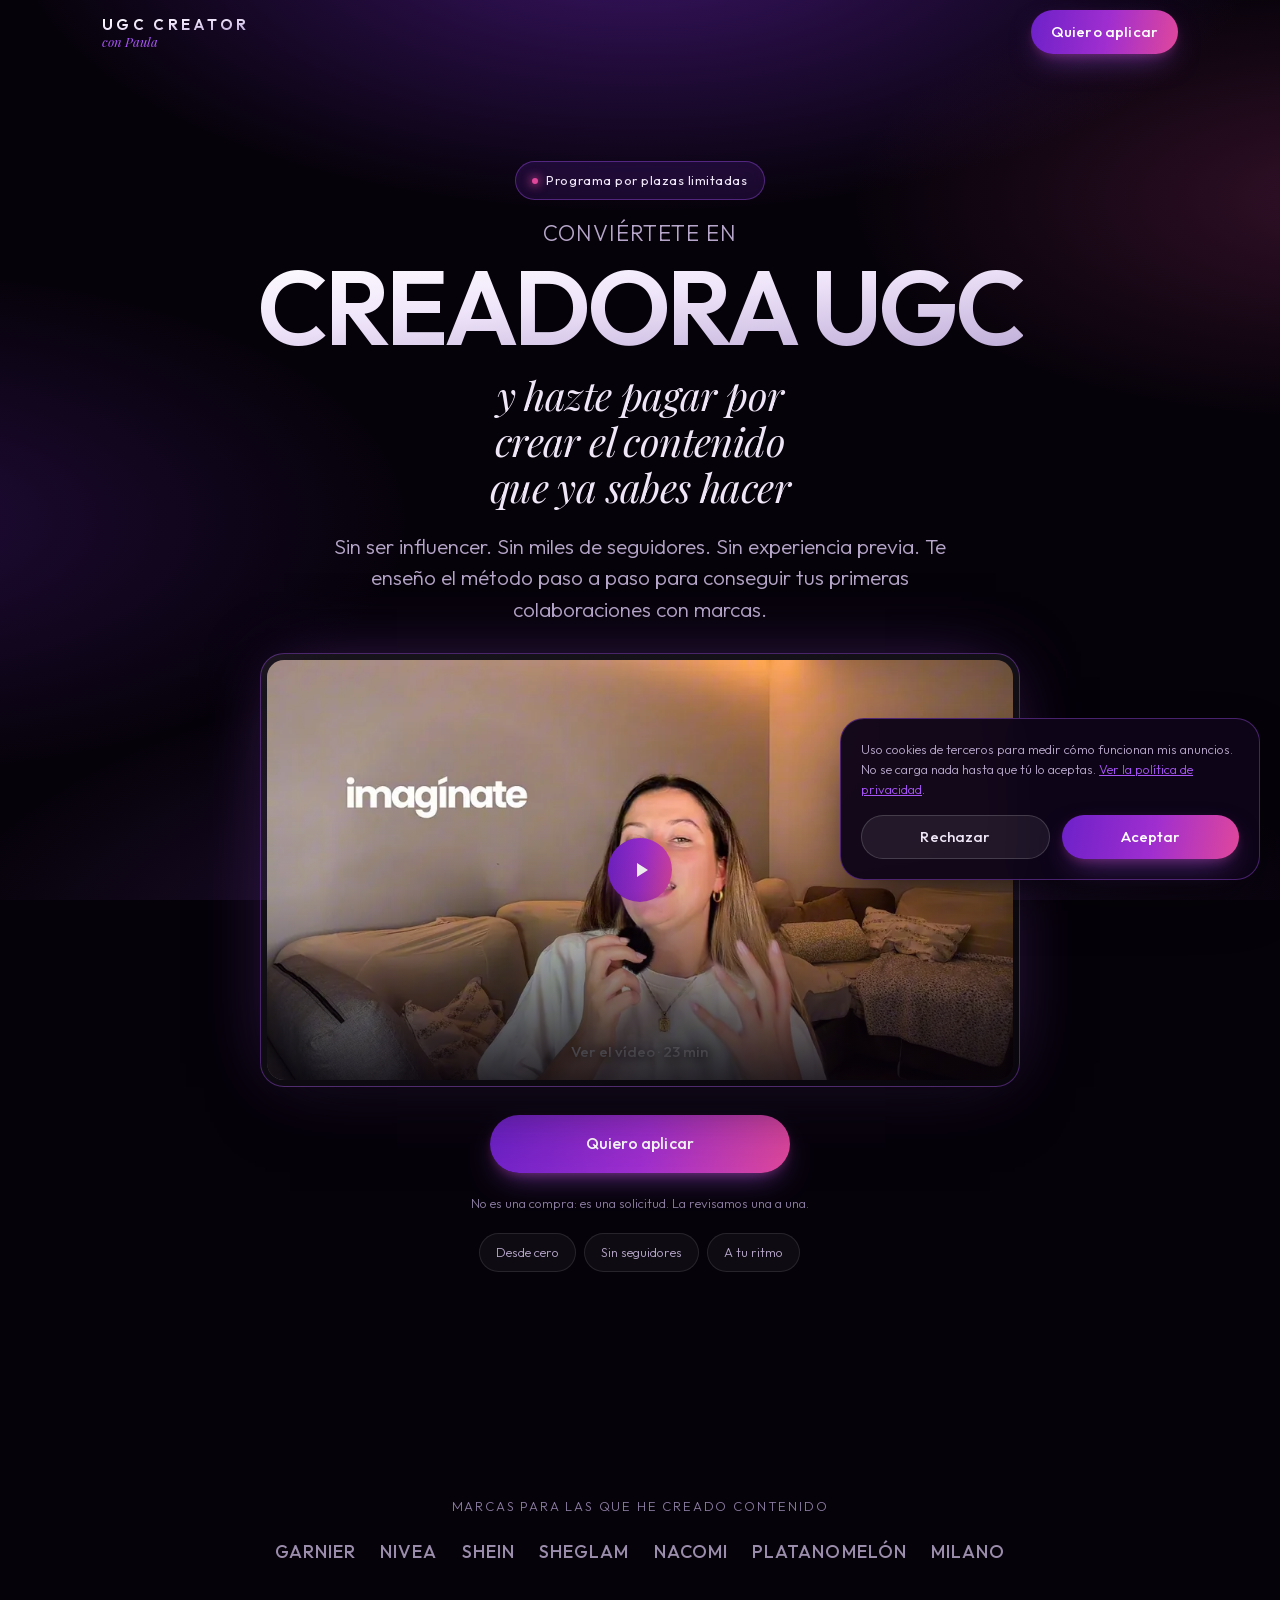
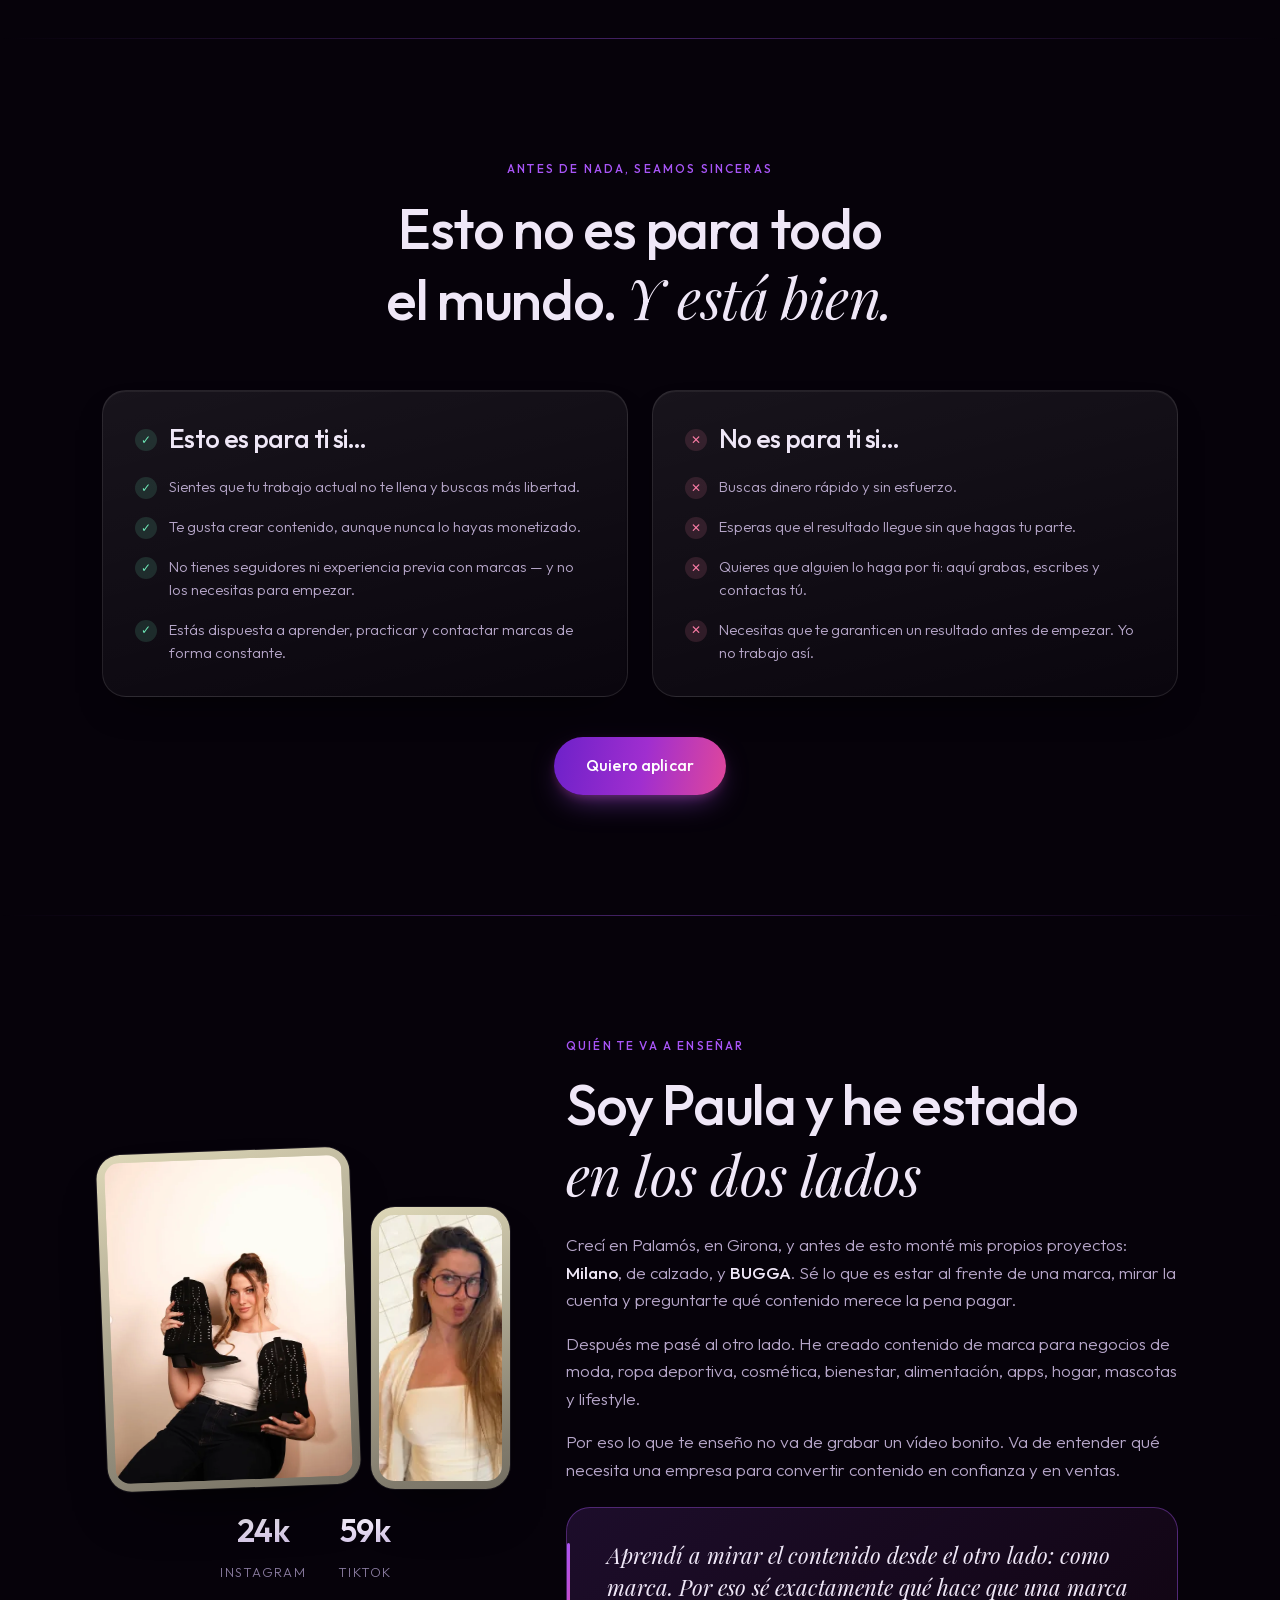
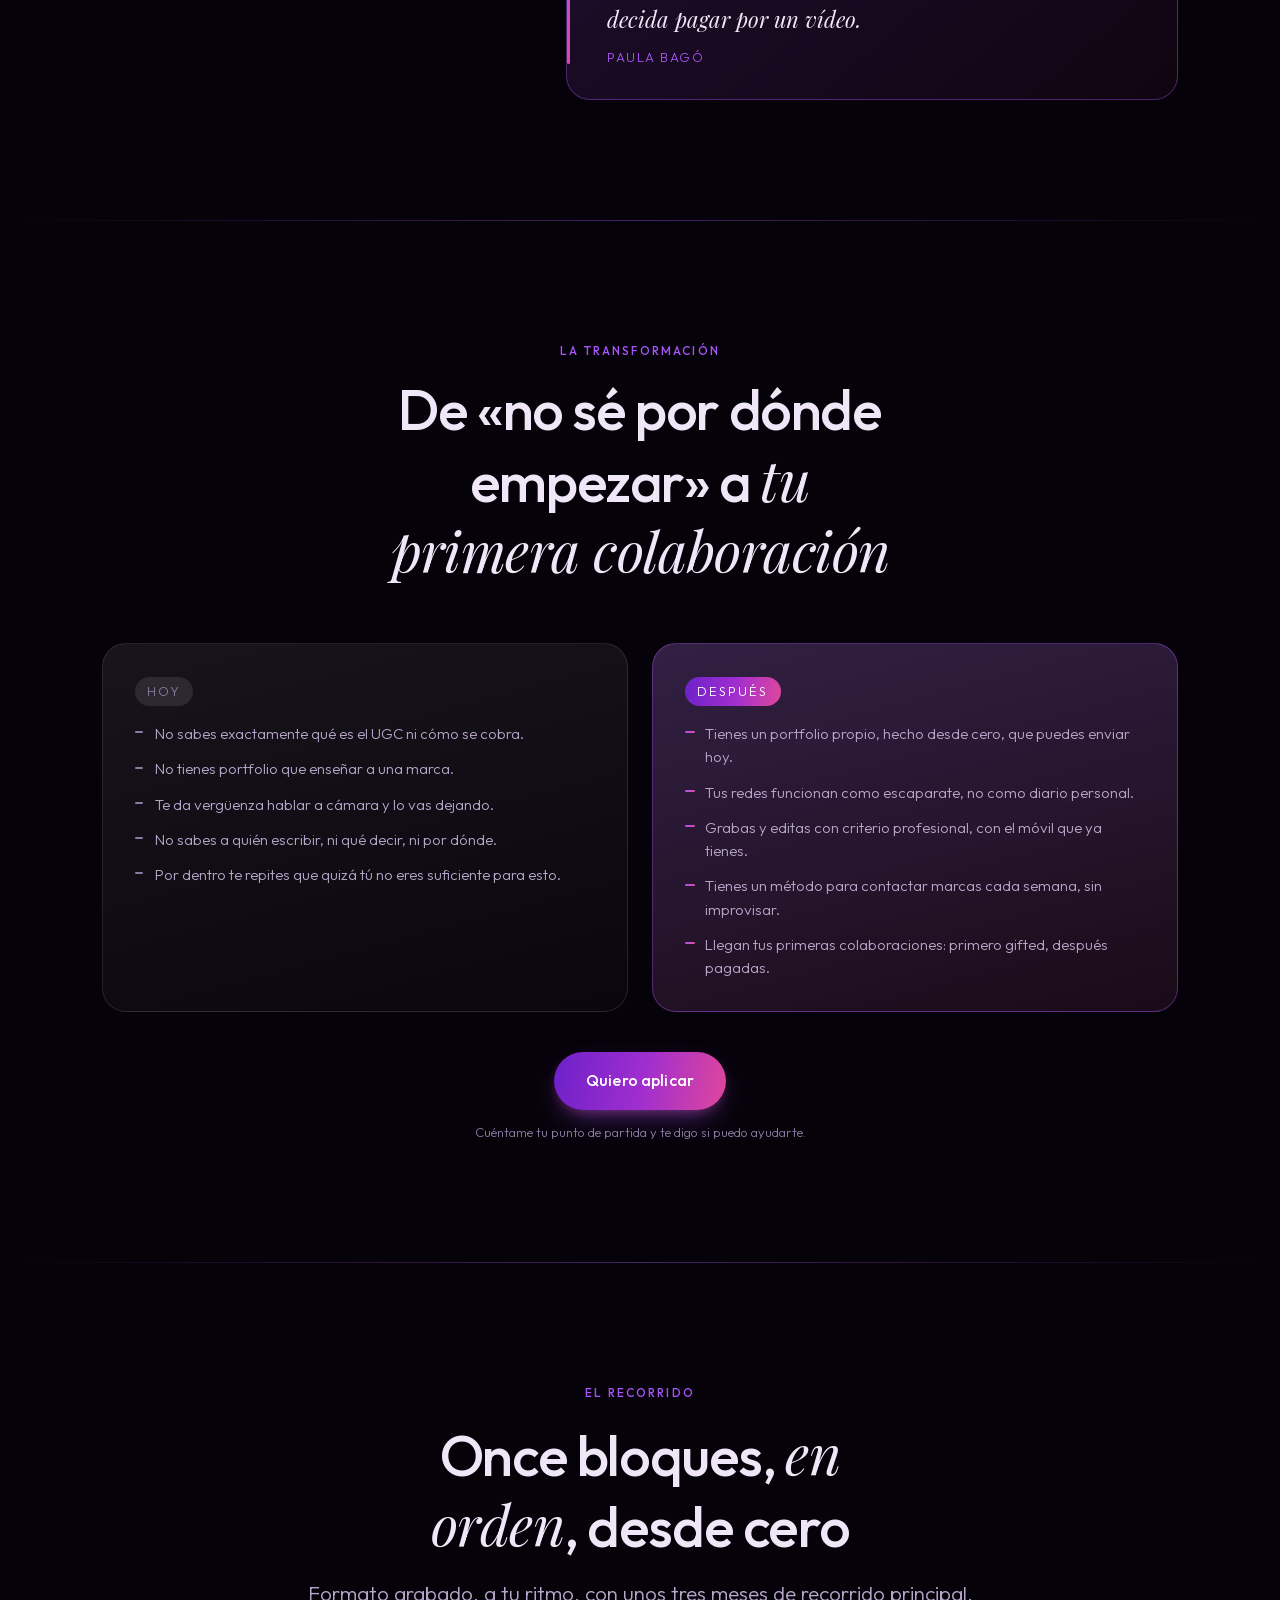
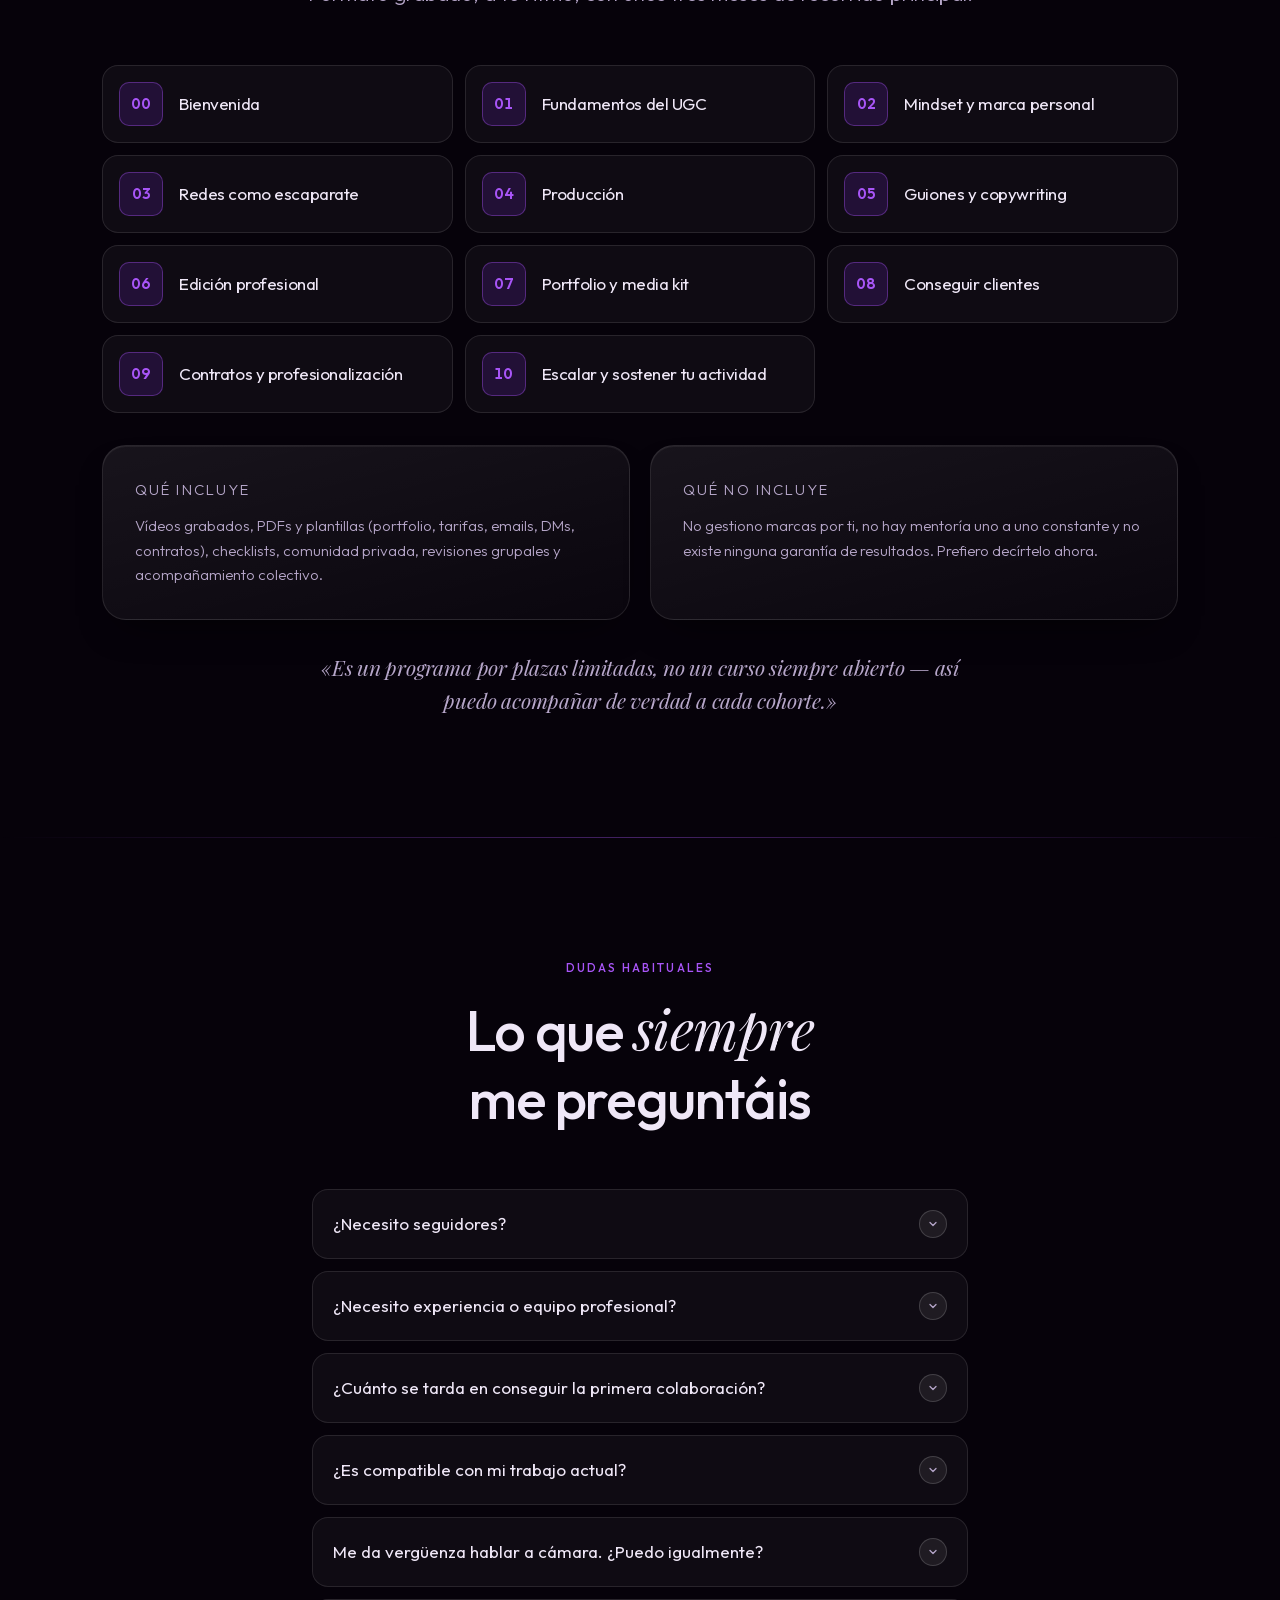
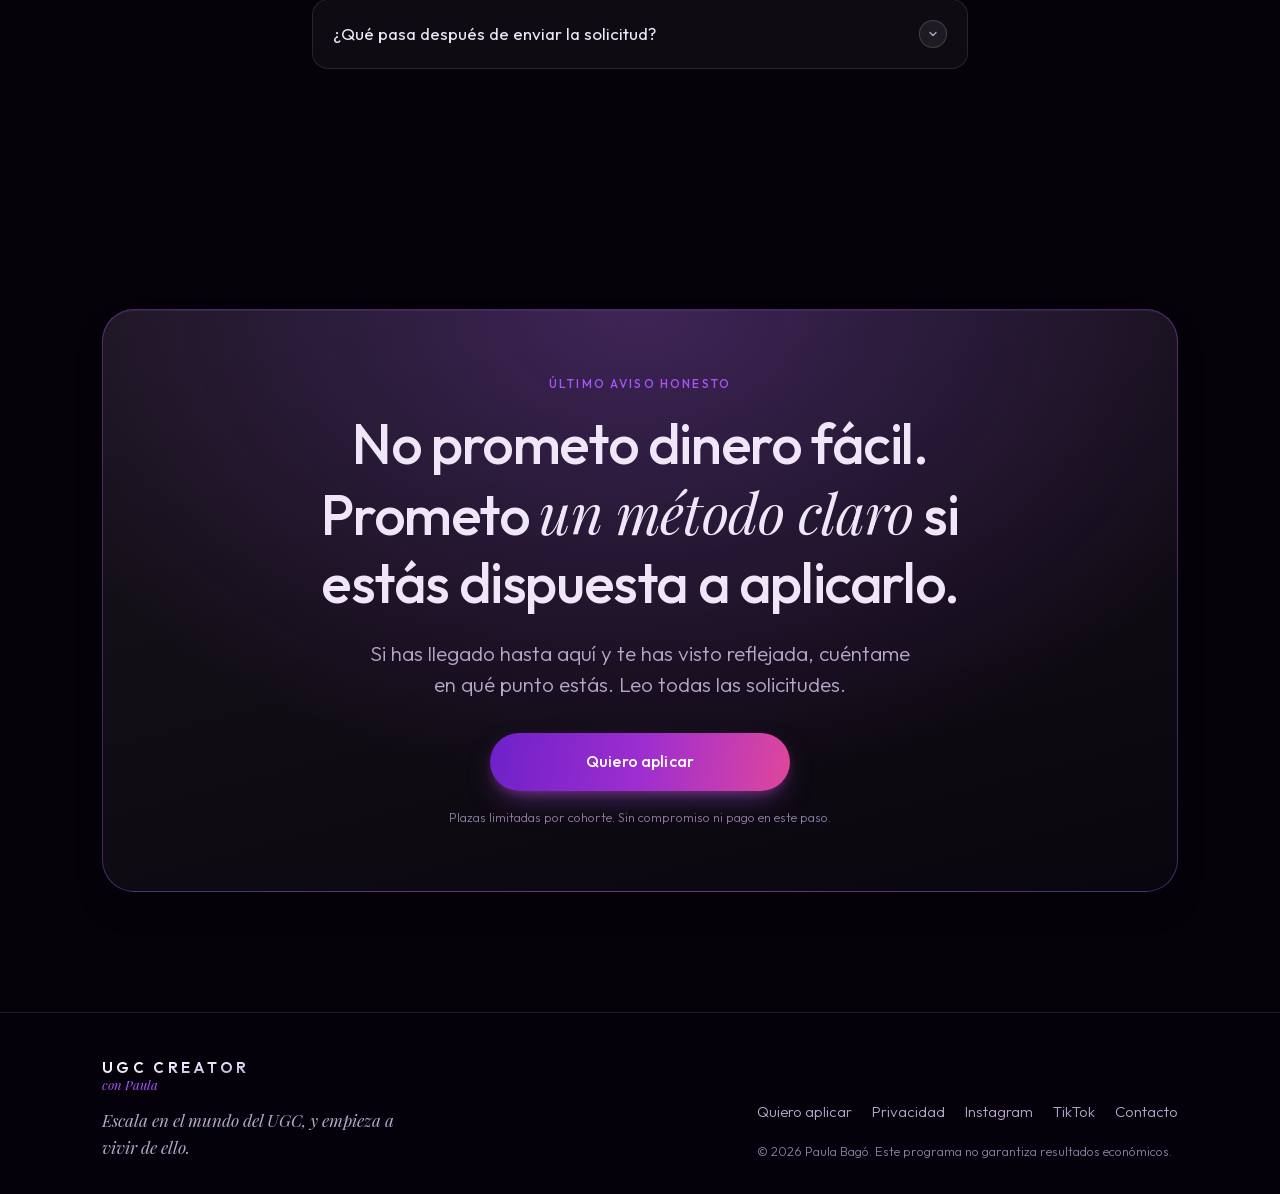
<file: index.html>
<!doctype html>
<html lang="es">
<head>
  <meta charset="utf-8">
  <meta name="viewport" content="width=device-width, initial-scale=1, viewport-fit=cover">

  <title>UGC Creator con Paula — Hazte pagar por crear contenido</title>
  <meta name="description" content="Aprende a convertirte en creadora UGC y a conseguir tus primeras colaboraciones con marcas. Sin ser influencer, sin miles de seguidores y sin experiencia previa. Programa por plazas limitadas.">
  <!-- PENDIENTE: sustituir por el dominio real cuando esté decidido. -->
  <link rel="canonical" href="https://ugccreatorconpaula.com/">
  <link rel="icon" href="assets/favicon.svg" type="image/svg+xml">

  <meta property="og:type" content="website">
  <meta property="og:locale" content="es_ES">
  <meta property="og:title" content="UGC Creator con Paula — Hazte pagar por crear contenido">
  <meta property="og:description" content="Sin ser influencer. Sin miles de seguidores. Sin experiencia previa. El método paso a paso para conseguir tus primeras colaboraciones con marcas.">
  <meta property="og:image" content="/assets/paula-hero.webp">
  <meta name="twitter:card" content="summary_large_image">

  <!-- Meta Pixel: el stub queda aquí, pero el script externo NO se carga
       hasta que la usuaria acepta en el banner de cookies (main.js). -->
  <script>
    window.META_PIXEL_ID = 'META_PIXEL_ID';
    window.META_PIXEL_EVENTS = ['PageView'];
    !function(f,b,e,v,n,t,s){if(f.fbq)return;n=f.fbq=function(){n.callMethod?
    n.callMethod.apply(n,arguments):n.queue.push(arguments)};if(!f._fbq)f._fbq=n;
    n.push=n;n.loaded=!0;n.version='2.0';n.queue=[]}(window,document);
  </script>

  <link rel="preload" href="assets/fonts/outfit-latin.woff2" as="font" type="font/woff2" crossorigin>
  <link rel="preload" href="assets/fonts/playfair-italic-latin.woff2" as="font" type="font/woff2" crossorigin>
  <link rel="stylesheet" href="styles.css">
</head>

<body>
  <a class="skip-link" href="#contenido">Saltar al contenido</a>

  <header class="header" data-header>
    <div class="container header__inner">
      <a class="wordmark" href="./" aria-label="UGC Creator con Paula — inicio">
        <span class="wordmark__main">UGC Creator</span>
        <span class="wordmark__sub">con Paula</span>
      </a>
      <a class="btn btn--primary btn--sm" href="aplicar/">Quiero aplicar</a>
    </div>
  </header>

  <main id="contenido">

    <!-- ============================ HERO ============================ -->
    <section class="hero" data-hero>
      <div class="container hero__inner">
        <div class="hero__content">
          <p class="badge">
            <span class="badge__dot" aria-hidden="true"></span>
            Programa por plazas limitadas
          </p>

          <h1 class="hero__title">
            <span class="hero__kicker">Conviértete en</span>
            <span class="hero__main">Creadora UGC</span>
            <span class="hero__tail">y hazte pagar por crear el contenido que ya sabes hacer</span>
          </h1>

          <p class="lead hero__sub">
            Sin ser influencer. Sin miles de seguidores. Sin experiencia previa.
            Te enseño el método paso a paso para conseguir tus primeras
            colaboraciones con marcas.
          </p>

          <!-- VSL del hero (Wistia). Nada de Wistia se carga hasta que se pulsa. -->
          <div class="video video--16x9 hero__video" data-video="22yebgn945">
            <button class="video__trigger" type="button">
              <img src="assets/video-vsl-poster.webp" width="960" height="540"
                   alt="Paula Bagó explica en qué consiste el programa UGC Creator."
                   fetchpriority="high" decoding="async">
              <span class="video__play" aria-hidden="true">
              <svg viewBox="0 0 24 24"><path d="M8 5v14l11-7z"/></svg>
            </span>
              <span class="video__label">Ver el vídeo · 23 min</span>
            </button>
          </div>

          <a class="btn btn--primary hero__cta" href="aplicar/">Quiero aplicar</a>

          <p class="fineprint">
            No es una compra: es una solicitud. La revisamos una a una.
          </p>

          <ul class="hero__chips">
            <li class="chip">Desde cero</li>
            <li class="chip">Sin seguidores</li>
            <li class="chip">A tu ritmo</li>
          </ul>
        </div>
      </div>
    </section>

    <!-- =========================== MARCAS =========================== -->
    <section class="section section--tight brands reveal">
      <div class="container">
        <p class="brands__label">Marcas para las que he creado contenido</p>
        <!-- PENDIENTE: validar este listado con Paula y pedir los logos oficiales. -->
        <ul class="brands__list">
          <li>Garnier</li>
          <li>Nivea</li>
          <li>Shein</li>
          <li>Sheglam</li>
          <li>Nacomi</li>
          <li>Platanomelón</li>
          <li>Milano</li>
        </ul>
      </div>
    </section>

    <hr class="hairline">

    <!-- ===================== ESTO ES PARA TI SI ===================== -->
    <section class="section">
      <div class="container">
        <div class="section__head section__head--center reveal">
          <span class="eyebrow">Antes de nada, seamos sinceras</span>
          <h2>Esto no es para todo el mundo. <span class="italic">Y está bien.</span></h2>
        </div>

        <div class="fit-grid">
          <article class="card reveal">
            <div class="fit__title">
              <span class="mark mark--yes" aria-hidden="true">✓</span>
              <h3>Esto es para ti si…</h3>
            </div>
            <ul class="fit__list">
              <li><span class="mark mark--yes" aria-hidden="true">✓</span><span>Sientes que tu trabajo actual no te llena y buscas más libertad.</span></li>
              <li><span class="mark mark--yes" aria-hidden="true">✓</span><span>Te gusta crear contenido, aunque nunca lo hayas monetizado.</span></li>
              <li><span class="mark mark--yes" aria-hidden="true">✓</span><span>No tienes seguidores ni experiencia previa con marcas — y no los necesitas para empezar.</span></li>
              <li><span class="mark mark--yes" aria-hidden="true">✓</span><span>Estás dispuesta a aprender, practicar y contactar marcas de forma constante.</span></li>
            </ul>
          </article>

          <article class="card reveal">
            <div class="fit__title">
              <span class="mark mark--no" aria-hidden="true">✕</span>
              <h3>No es para ti si…</h3>
            </div>
            <ul class="fit__list">
              <li><span class="mark mark--no" aria-hidden="true">✕</span><span>Buscas dinero rápido y sin esfuerzo.</span></li>
              <li><span class="mark mark--no" aria-hidden="true">✕</span><span>Esperas que el resultado llegue sin que hagas tu parte.</span></li>
              <li><span class="mark mark--no" aria-hidden="true">✕</span><span>Quieres que alguien lo haga por ti: aquí grabas, escribes y contactas tú.</span></li>
              <li><span class="mark mark--no" aria-hidden="true">✕</span><span>Necesitas que te garanticen un resultado antes de empezar. Yo no trabajo así.</span></li>
            </ul>
          </article>
        </div>

        <div class="cta-block reveal mt-10">
          <a class="btn btn--primary" href="aplicar/">Quiero aplicar</a>
        </div>
      </div>
    </section>

    <hr class="hairline">

    <!-- ========================== AUTORIDAD ========================= -->
    <section class="section">
      <div class="container authority">
        <div class="authority__media reveal">
          <div class="authority__photos">
            <figure class="photo-frame photo-frame--tilt">
              <img src="assets/paula-marca.webp" width="620" height="841"
                   alt="Paula Bagó sosteniendo un par de botas en una sesión de contenido de producto."
                   loading="lazy" decoding="async">
            </figure>
            <figure class="photo-frame">
              <img src="assets/paula-selfie.webp" width="130" height="282"
                   alt="Paula Bagó preparando una grabación." loading="lazy" decoding="async">
            </figure>
          </div>

          <div class="stats">
            <div class="stat">
              <span class="stat__num">24k</span>
              <span class="stat__label">Instagram</span>
            </div>
            <div class="stat">
              <span class="stat__num">59k</span>
              <span class="stat__label">TikTok</span>
            </div>
          </div>
        </div>

        <div class="reveal">
          <span class="eyebrow">Quién te va a enseñar</span>
          <h2>Soy Paula y he estado <span class="italic">en los dos lados</span></h2>

          <div class="prose mt-5">
            <p>
              Crecí en Palamós, en Girona, y antes de esto monté mis propios
              proyectos: <strong>Milano</strong>, de calzado, y <strong>BUGGA</strong>.
              Sé lo que es estar al frente de una marca, mirar la cuenta y
              preguntarte qué contenido merece la pena pagar.
            </p>
            <p>
              Después me pasé al otro lado. He creado contenido de marca para
              negocios de moda, ropa deportiva, cosmética, bienestar,
              alimentación, apps, hogar, mascotas y lifestyle.
            </p>
            <p>
              Por eso lo que te enseño no va de grabar un vídeo bonito. Va de
              entender qué necesita una empresa para convertir contenido en
              confianza y en ventas.
            </p>
          </div>

          <blockquote class="quote">
            Aprendí a mirar el contenido desde el otro lado: como marca. Por eso
            sé exactamente qué hace que una marca decida pagar por un vídeo.
            <cite>Paula Bagó</cite>
          </blockquote>
        </div>
      </div>
    </section>

    <hr class="hairline">

    <!-- ======================= ANTES / DESPUÉS ====================== -->
    <section class="section">
      <div class="container">
        <div class="section__head section__head--center reveal">
          <span class="eyebrow">La transformación</span>
          <h2>De «no sé por dónde empezar» a <span class="italic">tu primera colaboración</span></h2>
        </div>

        <div class="ba-grid">
          <article class="ba reveal">
            <span class="ba__tag ba__tag--before">Hoy</span>
            <ul class="ba__list">
              <li>No sabes exactamente qué es el UGC ni cómo se cobra.</li>
              <li>No tienes portfolio que enseñar a una marca.</li>
              <li>Te da vergüenza hablar a cámara y lo vas dejando.</li>
              <li>No sabes a quién escribir, ni qué decir, ni por dónde.</li>
              <li>Por dentro te repites que quizá tú no eres suficiente para esto.</li>
            </ul>
          </article>

          <article class="ba ba--after reveal">
            <span class="ba__tag ba__tag--after">Después</span>
            <ul class="ba__list">
              <li>Tienes un portfolio propio, hecho desde cero, que puedes enviar hoy.</li>
              <li>Tus redes funcionan como escaparate, no como diario personal.</li>
              <li>Grabas y editas con criterio profesional, con el móvil que ya tienes.</li>
              <li>Tienes un método para contactar marcas cada semana, sin improvisar.</li>
              <li>Llegan tus primeras colaboraciones: primero gifted, después pagadas.</li>
            </ul>
          </article>
        </div>

        <div class="cta-block reveal mt-10">
          <a class="btn btn--primary" href="aplicar/">Quiero aplicar</a>
          <p class="fineprint">Cuéntame tu punto de partida y te digo si puedo ayudarte.</p>
        </div>
      </div>
    </section>

    <hr class="hairline">

    <!-- ========================== MÓDULOS =========================== -->
    <section class="section">
      <div class="container">
        <div class="section__head section__head--center reveal">
          <span class="eyebrow">El recorrido</span>
          <h2>Once bloques, <span class="italic">en orden</span>, desde cero</h2>
          <p class="lead mt-4">
            Formato grabado, a tu ritmo, con unos tres meses de recorrido principal.
          </p>
        </div>

        <!-- PENDIENTE: validar el temario definitivo con Paula antes de publicar. -->
        <ol class="modules reveal">
          <li class="module"><span class="module__num">00</span><h3 class="module__title">Bienvenida</h3></li>
          <li class="module"><span class="module__num">01</span><h3 class="module__title">Fundamentos del UGC</h3></li>
          <li class="module"><span class="module__num">02</span><h3 class="module__title">Mindset y marca personal</h3></li>
          <li class="module"><span class="module__num">03</span><h3 class="module__title">Redes como escaparate</h3></li>
          <li class="module"><span class="module__num">04</span><h3 class="module__title">Producción</h3></li>
          <li class="module"><span class="module__num">05</span><h3 class="module__title">Guiones y copywriting</h3></li>
          <li class="module"><span class="module__num">06</span><h3 class="module__title">Edición profesional</h3></li>
          <li class="module"><span class="module__num">07</span><h3 class="module__title">Portfolio y media kit</h3></li>
          <li class="module"><span class="module__num">08</span><h3 class="module__title">Conseguir clientes</h3></li>
          <li class="module"><span class="module__num">09</span><h3 class="module__title">Contratos y profesionalización</h3></li>
          <li class="module"><span class="module__num">10</span><h3 class="module__title">Escalar y sostener tu actividad</h3></li>
        </ol>

        <div class="includes">
          <div class="card reveal">
            <p class="includes__title">Qué incluye</p>
            <p>
              Vídeos grabados, PDFs y plantillas (portfolio, tarifas, emails, DMs,
              contratos), checklists, comunidad privada, revisiones grupales y
              acompañamiento colectivo.
            </p>
          </div>
          <div class="card reveal">
            <p class="includes__title includes__title--no">Qué no incluye</p>
            <p>
              No gestiono marcas por ti, no hay mentoría uno a uno constante y no
              existe ninguna garantía de resultados. Prefiero decírtelo ahora.
            </p>
          </div>
        </div>

        <p class="lead reveal mt-8 text-center mx-auto measure-46">
          <span class="italic">«Es un programa por plazas limitadas, no un curso siempre abierto
          — así puedo acompañar de verdad a cada cohorte.»</span>
        </p>
      </div>
    </section>

    <hr class="hairline">

    <!-- ======================== TESTIMONIOS =========================
         Bloque preparado y oculto. Quitar el atributo "hidden" cuando
         Paula facilite testimonios reales de alumnas (con su permiso).
         PENDIENTE: testimonios.
    -->
    <section class="section" id="testimonios" hidden>
      <div class="container">
        <div class="section__head section__head--center">
          <span class="eyebrow">Lo que cuentan ellas</span>
          <h2>De alumna a <span class="italic">creadora</span></h2>
        </div>

        <div class="testimonials-grid">
          <article class="card">
            <p class="testimonial__text">[PENDIENTE: testimonio real de alumna]</p>
            <div class="testimonial__author">
              <span class="testimonial__avatar" aria-hidden="true"></span>
              <span>
                <span class="testimonial__name">[PENDIENTE: nombre]</span><br>
                <span class="testimonial__meta">[PENDIENTE: contexto]</span>
              </span>
            </div>
          </article>

          <article class="card">
            <p class="testimonial__text">[PENDIENTE: testimonio real de alumna]</p>
            <div class="testimonial__author">
              <span class="testimonial__avatar" aria-hidden="true"></span>
              <span>
                <span class="testimonial__name">[PENDIENTE: nombre]</span><br>
                <span class="testimonial__meta">[PENDIENTE: contexto]</span>
              </span>
            </div>
          </article>
        </div>
      </div>
    </section>

    <!-- ============================ FAQ ============================= -->
    <section class="section">
      <div class="container container--narrow">
        <div class="section__head section__head--center reveal">
          <span class="eyebrow">Dudas habituales</span>
          <h2>Lo que <span class="italic">siempre</span> me preguntáis</h2>
        </div>

        <div class="faq" data-faq>
          <details class="faq__item reveal">
            <summary class="faq__q">
              ¿Necesito seguidores?
              <span class="faq__icon" aria-hidden="true">
                <svg viewBox="0 0 24 24" fill="none" stroke-width="2.5" stroke-linecap="round" stroke-linejoin="round"><path d="M6 9l6 6 6-6"/></svg>
              </span>
            </summary>
            <div class="faq__a">
              <p>
                No. Ese es justo el punto. Una marca que encarga UGC no te compra
                la audiencia: te compra el contenido para usarlo en sus propios
                canales y en sus anuncios.
              </p>
              <p>
                Lo que sí necesitas es un portfolio que enseñe que sabes grabar
                producto. Eso lo construimos dentro, desde cero.
              </p>
            </div>
          </details>

          <details class="faq__item reveal">
            <summary class="faq__q">
              ¿Necesito experiencia o equipo profesional?
              <span class="faq__icon" aria-hidden="true">
                <svg viewBox="0 0 24 24" fill="none" stroke-width="2.5" stroke-linecap="round" stroke-linejoin="round"><path d="M6 9l6 6 6-6"/></svg>
              </span>
            </summary>
            <div class="faq__a">
              <p>
                Ni una cosa ni la otra. Se empieza con el móvil que ya llevas en
                el bolsillo, luz natural y un sitio ordenado de tu casa.
              </p>
              <p>
                Dentro te enseño exactamente cómo colocar la luz, el sonido y el
                encuadre para que un vídeo hecho en tu cocina no parezca hecho en
                tu cocina.
              </p>
            </div>
          </details>

          <details class="faq__item reveal">
            <summary class="faq__q">
              ¿Cuánto se tarda en conseguir la primera colaboración?
              <span class="faq__icon" aria-hidden="true">
                <svg viewBox="0 0 24 24" fill="none" stroke-width="2.5" stroke-linecap="round" stroke-linejoin="round"><path d="M6 9l6 6 6-6"/></svg>
              </span>
            </summary>
            <div class="faq__a">
              <p>
                No te voy a dar una fecha, porque sería mentirte. Depende de
                cuánto grabes y a cuántas marcas escribas de verdad.
              </p>
              <p>
                Lo que sí te digo: hasta que no tienes portfolio no pasa nada, y
                en cuanto lo tienes y empiezas a contactar de forma constante,
                empiezan a pasar cosas. Las primeras colaboraciones suelen ser
                gifted, con producto; la colaboración pagada llega después.
              </p>
            </div>
          </details>

          <details class="faq__item reveal">
            <summary class="faq__q">
              ¿Es compatible con mi trabajo actual?
              <span class="faq__icon" aria-hidden="true">
                <svg viewBox="0 0 24 24" fill="none" stroke-width="2.5" stroke-linecap="round" stroke-linejoin="round"><path d="M6 9l6 6 6-6"/></svg>
              </span>
            </summary>
            <div class="faq__a">
              <p>
                Sí. El formato es grabado y vas a tu ritmo, así que puedes verlo
                por la noche o el fin de semana.
              </p>
              <p>
                Ahora bien, con honestidad: hace falta que reserves horas reales
                para grabar y para escribir a marcas. Si esta semana no puedes
                sacar ni una, este no es tu momento.
              </p>
            </div>
          </details>

          <details class="faq__item reveal">
            <summary class="faq__q">
              Me da vergüenza hablar a cámara. ¿Puedo igualmente?
              <span class="faq__icon" aria-hidden="true">
                <svg viewBox="0 0 24 24" fill="none" stroke-width="2.5" stroke-linecap="round" stroke-linejoin="round"><path d="M6 9l6 6 6-6"/></svg>
              </span>
            </summary>
            <div class="faq__a">
              <p>
                A casi todas nos ha pasado. Hay un bloque entero dedicado a
                presencia en cámara y confianza, y mucho contenido UGC ni
                siquiera lleva tu cara: hay siete tipos distintos y varios se
                graban solo con las manos y el producto.
              </p>
            </div>
          </details>

          <details class="faq__item reveal">
            <summary class="faq__q">
              ¿Qué pasa después de enviar la solicitud?
              <span class="faq__icon" aria-hidden="true">
                <svg viewBox="0 0 24 24" fill="none" stroke-width="2.5" stroke-linecap="round" stroke-linejoin="round"><path d="M6 9l6 6 6-6"/></svg>
              </span>
            </summary>
            <div class="faq__a">
              <p>
                La revisamos personalmente, una a una. Si vemos que encajas, te
                escribimos por WhatsApp o Instagram para hablar contigo y
                contarte los detalles con calma.
              </p>
              <p>
                No hay pago ni compromiso en este paso. Es una conversación.
              </p>
            </div>
          </details>
        </div>
      </div>
    </section>

    <!-- ========================= CTA FINAL ========================== -->
    <section class="section" data-cta-end>
      <div class="container">
        <div class="final-cta reveal">
          <span class="eyebrow">Último aviso honesto</span>
          <h2 class="final-cta__title">
            No prometo dinero fácil. Prometo <span class="italic">un método claro</span>
            si estás dispuesta a aplicarlo.
          </h2>
          <p class="lead mt-5 mb-8 mx-auto measure-40">
            Si has llegado hasta aquí y te has visto reflejada, cuéntame en qué
            punto estás. Leo todas las solicitudes.
          </p>
          <a class="btn btn--primary final-cta__cta" href="aplicar/">Quiero aplicar</a>
          <p class="fineprint mt-4">
            Plazas limitadas por cohorte. Sin compromiso ni pago en este paso.
          </p>
        </div>
      </div>
    </section>

  </main>

  <footer class="footer">
    <div class="container footer__inner">
      <div>
        <a class="wordmark" href="./">
          <span class="wordmark__main">UGC Creator</span>
          <span class="wordmark__sub">con Paula</span>
        </a>
        <p class="footer__claim mt-4">
          Escala en el mundo del UGC, y empieza a vivir de ello.
        </p>
      </div>

      <div>
        <ul class="footer__links">
          <li><a href="aplicar/">Quiero aplicar</a></li>
          <li><a href="privacidad/">Privacidad</a></li>
          <li><a href="https://www.instagram.com/paulabugc/" rel="noopener noreferrer" target="_blank">Instagram</a></li>
          <li><a href="https://www.tiktok.com/@paulabago" rel="noopener noreferrer" target="_blank">TikTok</a></li>
          <li><a href="mailto:hellougcbypaula@gmail.com">Contacto</a></li>
        </ul>
        <p class="footer__legal mt-4">
          © 2026 Paula Bagó. Este programa no garantiza resultados económicos.
        </p>
      </div>
    </div>
  </footer>

  <!-- CTA fija en móvil -->
  <div class="sticky-cta" data-sticky-cta>
    <a class="btn btn--primary btn--block" href="aplicar/">Quiero aplicar</a>
  </div>

  <!-- Banner de cookies -->
  <aside class="cookie-banner" data-cookie-banner hidden aria-label="Consentimiento de cookies">
    <p class="cookie-banner__text">
      Uso cookies de terceros para medir cómo funcionan mis anuncios. No se
      carga nada hasta que tú lo aceptas.
      <a href="privacidad/">Ver la política de privacidad</a>.
    </p>
    <div class="cookie-banner__actions">
      <button class="btn btn--ghost btn--sm" type="button" data-consent="rejected">Rechazar</button>
      <button class="btn btn--primary btn--sm" type="button" data-consent="accepted">Aceptar</button>
    </div>
  </aside>

  <script src="main.js" defer></script>
</body>
</html>
</file>
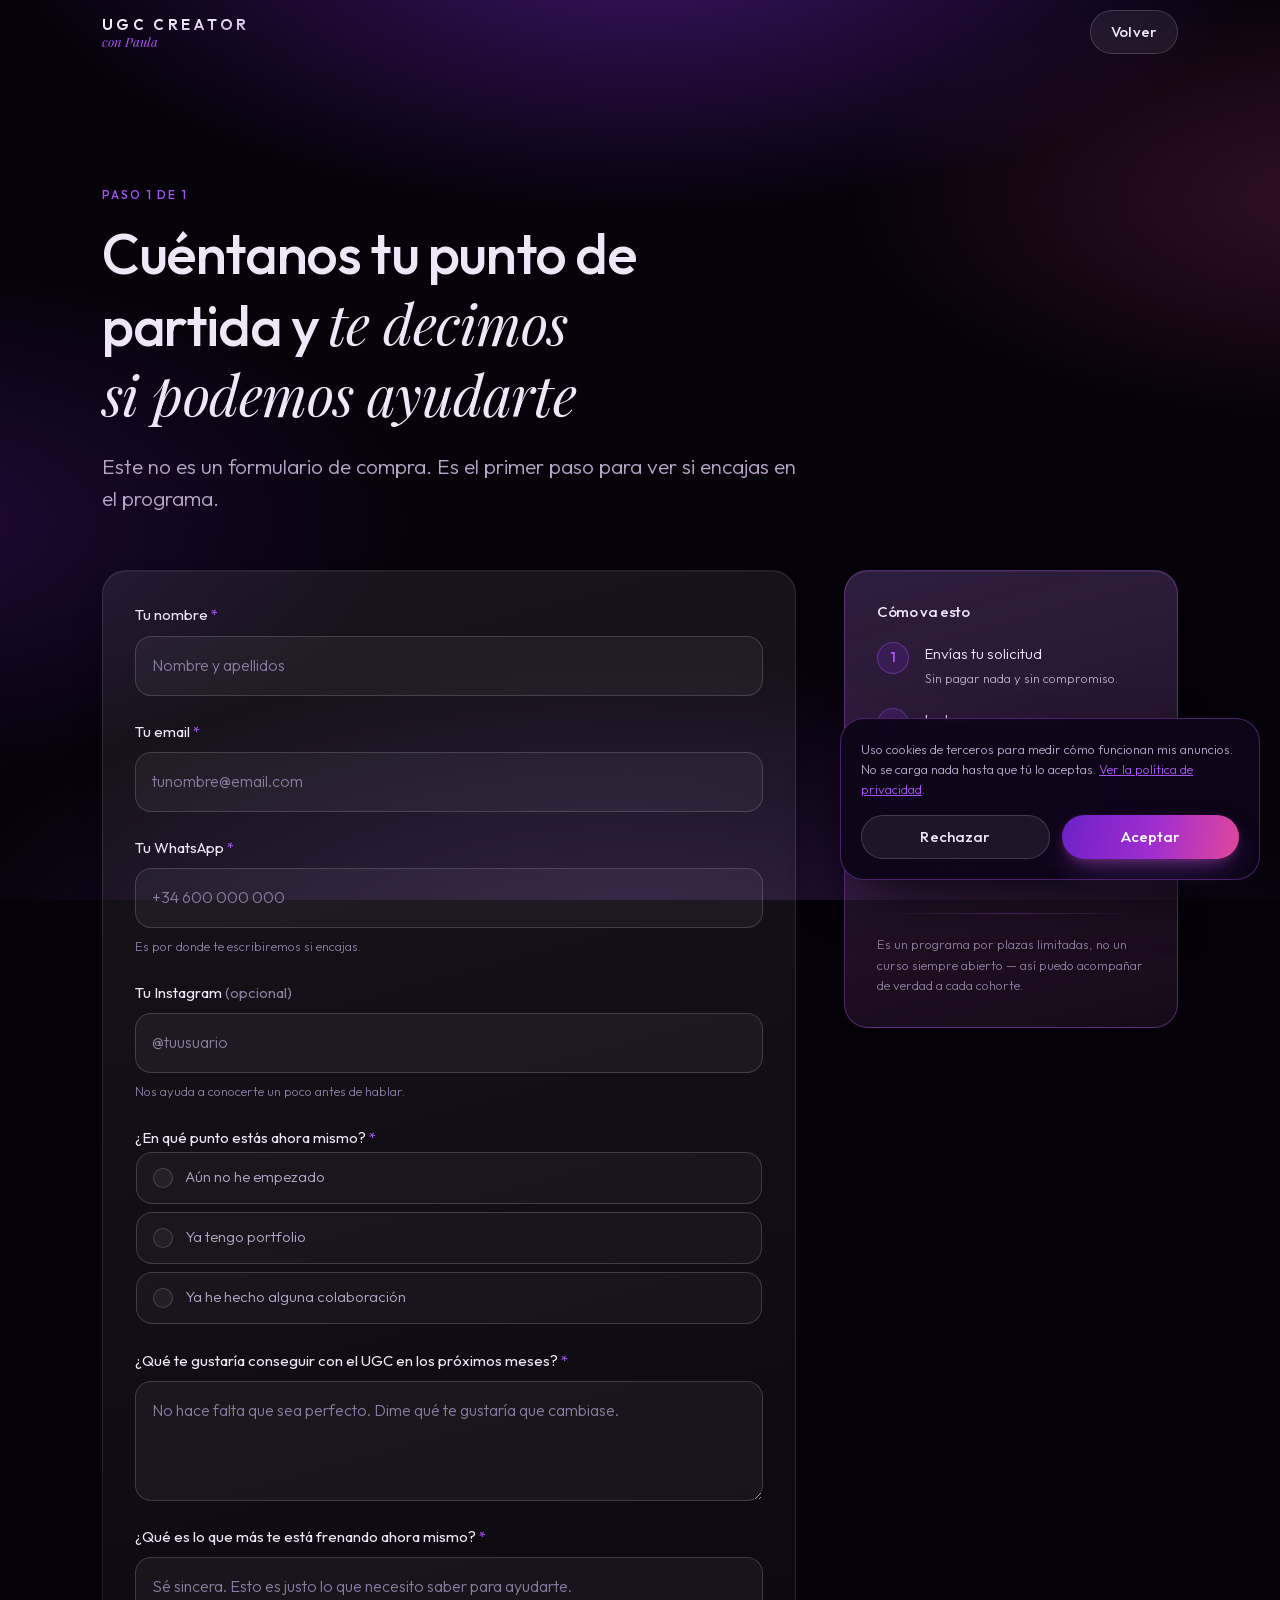
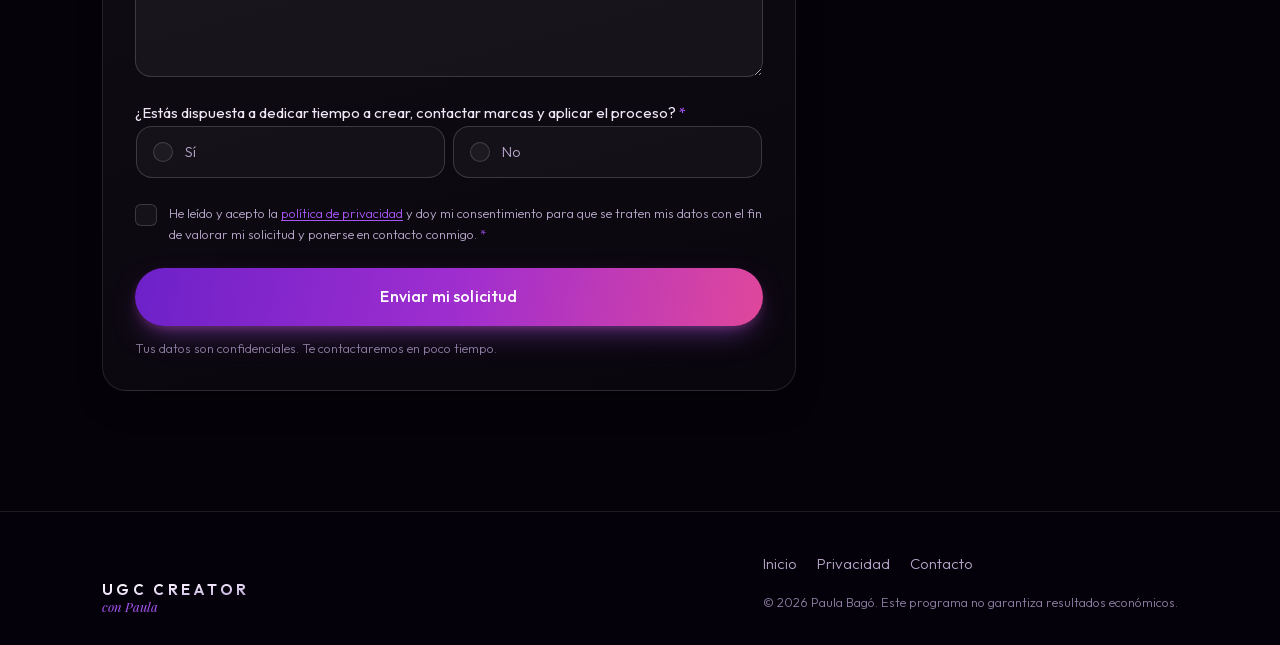
<file: aplicar/index.html>
<!doctype html>
<html lang="es">
<head>
  <meta charset="utf-8">
  <meta name="viewport" content="width=device-width, initial-scale=1, viewport-fit=cover">

  <title>Solicita tu plaza — UGC Creator con Paula</title>
  <meta name="description" content="Cuéntanos tu punto de partida y te decimos si podemos ayudarte. Este no es un formulario de compra: es el primer paso para ver si encajas en el programa.">
  <meta name="robots" content="noindex, follow">
  <link rel="icon" href="../assets/favicon.svg" type="image/svg+xml">

  <!-- Meta Pixel: el stub queda aquí, pero el script externo NO se carga
       hasta que la usuaria acepta en el banner de cookies (main.js). -->
  <script>
    window.META_PIXEL_ID = 'META_PIXEL_ID';
    window.META_PIXEL_EVENTS = ['PageView'];
    !function(f,b,e,v,n,t,s){if(f.fbq)return;n=f.fbq=function(){n.callMethod?
    n.callMethod.apply(n,arguments):n.queue.push(arguments)};if(!f._fbq)f._fbq=n;
    n.push=n;n.loaded=!0;n.version='2.0';n.queue=[]}(window,document);
  </script>

  <link rel="preload" href="../assets/fonts/outfit-latin.woff2" as="font" type="font/woff2" crossorigin>
  <link rel="preload" href="../assets/fonts/playfair-italic-latin.woff2" as="font" type="font/woff2" crossorigin>
  <link rel="stylesheet" href="../styles.css">
</head>

<body>
  <a class="skip-link" href="#contenido">Saltar al contenido</a>

  <header class="header" data-header>
    <div class="container header__inner">
      <a class="wordmark" href="../" aria-label="UGC Creator con Paula — inicio">
        <span class="wordmark__main">UGC Creator</span>
        <span class="wordmark__sub">con Paula</span>
      </a>
      <a class="btn btn--ghost btn--sm" href="../">Volver</a>
    </div>
  </header>

  <main id="contenido" class="section">
    <div class="container">

      <div class="section__head reveal">
        <span class="eyebrow">Paso 1 de 1</span>
        <h1>Cuéntanos tu punto de partida y <span class="italic">te decimos si podemos ayudarte</span></h1>
        <p class="lead mt-5">
          Este no es un formulario de compra. Es el primer paso para ver si
          encajas en el programa.
        </p>
      </div>

      <div class="apply-layout">

        <!-- ========================= FORMULARIO ======================== -->
        <form class="form card reveal" data-apply-form novalidate>

          <div class="field" data-field="nombre">
            <label class="field__label" for="nombre">
              Tu nombre <span class="field__req" aria-hidden="true">*</span>
            </label>
            <input class="input" type="text" id="nombre" name="nombre"
                   autocomplete="name" placeholder="Nombre y apellidos" required>
            <p class="field__error" role="alert"></p>
          </div>

          <div class="field" data-field="email">
            <label class="field__label" for="email">
              Tu email <span class="field__req" aria-hidden="true">*</span>
            </label>
            <input class="input" type="email" id="email" name="email"
                   autocomplete="email" inputmode="email"
                   placeholder="tunombre@email.com" required>
            <p class="field__error" role="alert"></p>
          </div>

          <div class="field" data-field="whatsapp">
            <label class="field__label" for="whatsapp">
              Tu WhatsApp <span class="field__req" aria-hidden="true">*</span>
            </label>
            <input class="input" type="tel" id="whatsapp" name="whatsapp"
                   autocomplete="tel" inputmode="tel"
                   placeholder="+34 600 000 000" required>
            <p class="field__hint">Es por donde te escribiremos si encajas.</p>
            <p class="field__error" role="alert"></p>
          </div>

          <div class="field" data-field="instagram">
            <label class="field__label" for="instagram">
              Tu Instagram <span class="muted">(opcional)</span>
            </label>
            <input class="input" type="text" id="instagram" name="instagram"
                   autocomplete="off" placeholder="@tuusuario">
            <p class="field__hint">Nos ayuda a conocerte un poco antes de hablar.</p>
          </div>

          <fieldset class="field" data-field="punto_partida">
            <legend class="field__label">
              ¿En qué punto estás ahora mismo? <span class="field__req" aria-hidden="true">*</span>
            </legend>
            <div class="option-list">
              <label class="option">
                <input type="radio" name="punto_partida" value="Aún no he empezado">
                <span class="option__dot" aria-hidden="true"></span>
                <span>Aún no he empezado</span>
              </label>
              <label class="option">
                <input type="radio" name="punto_partida" value="Ya tengo portfolio">
                <span class="option__dot" aria-hidden="true"></span>
                <span>Ya tengo portfolio</span>
              </label>
              <label class="option">
                <input type="radio" name="punto_partida" value="Ya he hecho alguna colaboración">
                <span class="option__dot" aria-hidden="true"></span>
                <span>Ya he hecho alguna colaboración</span>
              </label>
            </div>
            <p class="field__error" role="alert"></p>
          </fieldset>

          <div class="field" data-field="objetivo">
            <label class="field__label" for="objetivo">
              ¿Qué te gustaría conseguir con el UGC en los próximos meses?
              <span class="field__req" aria-hidden="true">*</span>
            </label>
            <textarea class="textarea" id="objetivo" name="objetivo"
                      placeholder="No hace falta que sea perfecto. Dime qué te gustaría que cambiase." required></textarea>
            <p class="field__error" role="alert"></p>
          </div>

          <div class="field" data-field="freno">
            <label class="field__label" for="freno">
              ¿Qué es lo que más te está frenando ahora mismo?
              <span class="field__req" aria-hidden="true">*</span>
            </label>
            <textarea class="textarea" id="freno" name="freno"
                      placeholder="Sé sincera. Esto es justo lo que necesito saber para ayudarte." required></textarea>
            <p class="field__error" role="alert"></p>
          </div>

          <fieldset class="field" data-field="dispuesta">
            <legend class="field__label">
              ¿Estás dispuesta a dedicar tiempo a crear, contactar marcas y
              aplicar el proceso? <span class="field__req" aria-hidden="true">*</span>
            </legend>
            <div class="option-list option-list--inline">
              <label class="option">
                <input type="radio" name="dispuesta" value="Sí">
                <span class="option__dot" aria-hidden="true"></span>
                <span>Sí</span>
              </label>
              <label class="option">
                <input type="radio" name="dispuesta" value="No">
                <span class="option__dot" aria-hidden="true"></span>
                <span>No</span>
              </label>
            </div>
            <p class="field__error" role="alert"></p>
          </fieldset>

          <div class="field" data-field="consentimiento">
            <label class="consent">
              <input type="checkbox" name="consentimiento" value="Sí">
              <span class="consent__box" aria-hidden="true"></span>
              <span class="consent__text">
                He leído y acepto la <a href="../privacidad/">política de privacidad</a>
                y doy mi consentimiento para que se traten mis datos con el fin de
                valorar mi solicitud y ponerse en contacto conmigo.
                <span class="field__req" aria-hidden="true">*</span>
              </span>
            </label>
            <p class="field__error" role="alert"></p>
          </div>

          <div class="form__submit">
            <p class="form__status" data-status hidden role="alert"></p>
            <button class="btn btn--primary btn--block" type="submit" data-submit>
              Enviar mi solicitud
            </button>
            <p class="fineprint">
              Tus datos son confidenciales. Te contactaremos en poco tiempo.
            </p>
          </div>

        </form>

        <!-- ======================= CÓMO VA ESTO ======================== -->
        <aside class="card card--violet reveal">
          <h2 class="card-title mb-5">Cómo va esto</h2>

          <ol class="steps">
            <li class="step">
              <span class="step__num">1</span>
              <div>
                <p class="step__title">Envías tu solicitud</p>
                <p class="step__text">Sin pagar nada y sin compromiso.</p>
              </div>
            </li>
            <li class="step">
              <span class="step__num">2</span>
              <div>
                <p class="step__title">La leemos una a una</p>
                <p class="step__text">De verdad. Por eso pedimos que respondas con sinceridad.</p>
              </div>
            </li>
            <li class="step">
              <span class="step__num">3</span>
              <div>
                <p class="step__title">Si encajas, hablamos</p>
                <p class="step__text">Te escribimos por WhatsApp o Instagram y te contamos los detalles con calma.</p>
              </div>
            </li>
          </ol>

          <hr class="hairline mt-8 mb-5">

          <p class="fineprint">
            Es un programa por plazas limitadas, no un curso siempre abierto
            — así puedo acompañar de verdad a cada cohorte.
          </p>
        </aside>

      </div>
    </div>
  </main>

  <footer class="footer">
    <div class="container footer__inner">
      <div>
        <a class="wordmark" href="../">
          <span class="wordmark__main">UGC Creator</span>
          <span class="wordmark__sub">con Paula</span>
        </a>
      </div>
      <div>
        <ul class="footer__links">
          <li><a href="../">Inicio</a></li>
          <li><a href="../privacidad/">Privacidad</a></li>
          <li><a href="mailto:hellougcbypaula@gmail.com">Contacto</a></li>
        </ul>
        <p class="footer__legal mt-4">
          © 2026 Paula Bagó. Este programa no garantiza resultados económicos.
        </p>
      </div>
    </div>
  </footer>

  <aside class="cookie-banner" data-cookie-banner hidden aria-label="Consentimiento de cookies">
    <p class="cookie-banner__text">
      Uso cookies de terceros para medir cómo funcionan mis anuncios. No se
      carga nada hasta que tú lo aceptas.
      <a href="../privacidad/">Ver la política de privacidad</a>.
    </p>
    <div class="cookie-banner__actions">
      <button class="btn btn--ghost btn--sm" type="button" data-consent="rejected">Rechazar</button>
      <button class="btn btn--primary btn--sm" type="button" data-consent="accepted">Aceptar</button>
    </div>
  </aside>

  <script src="../main.js" defer></script>
</body>
</html>
</file>
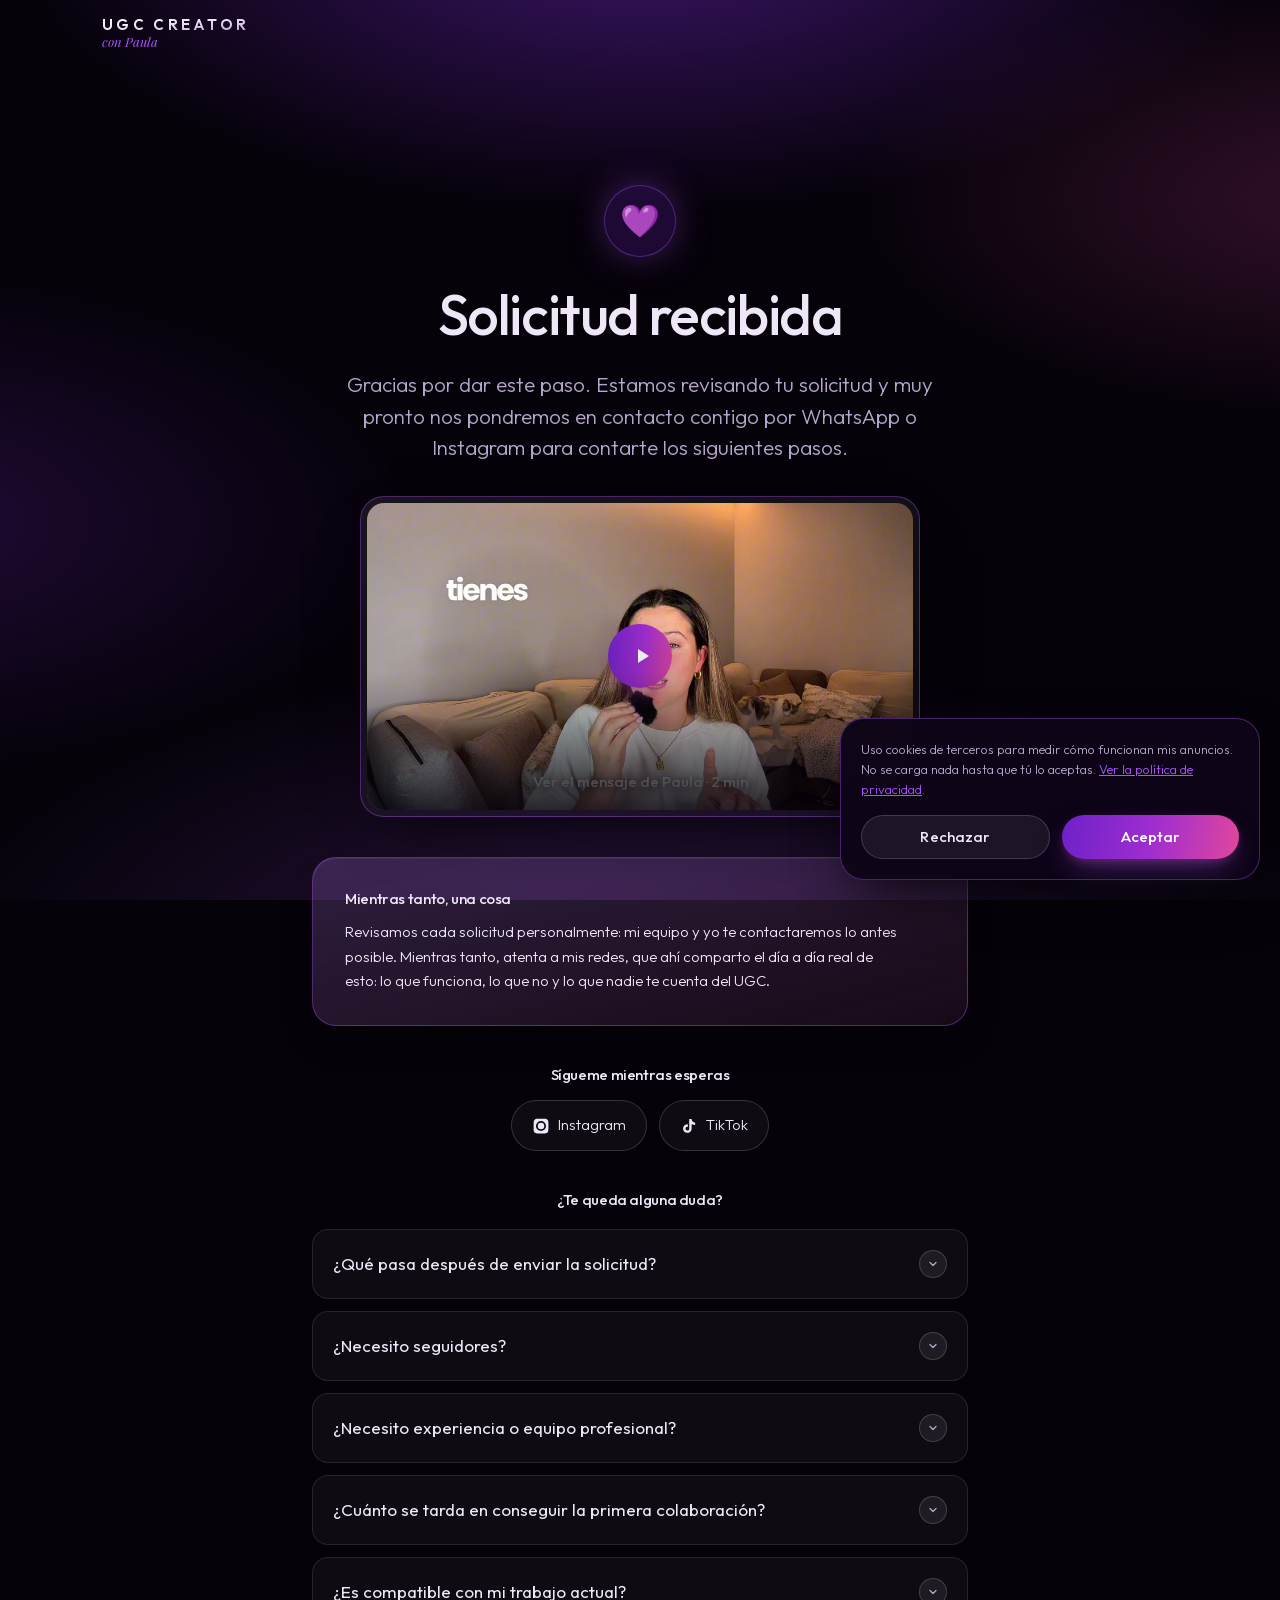
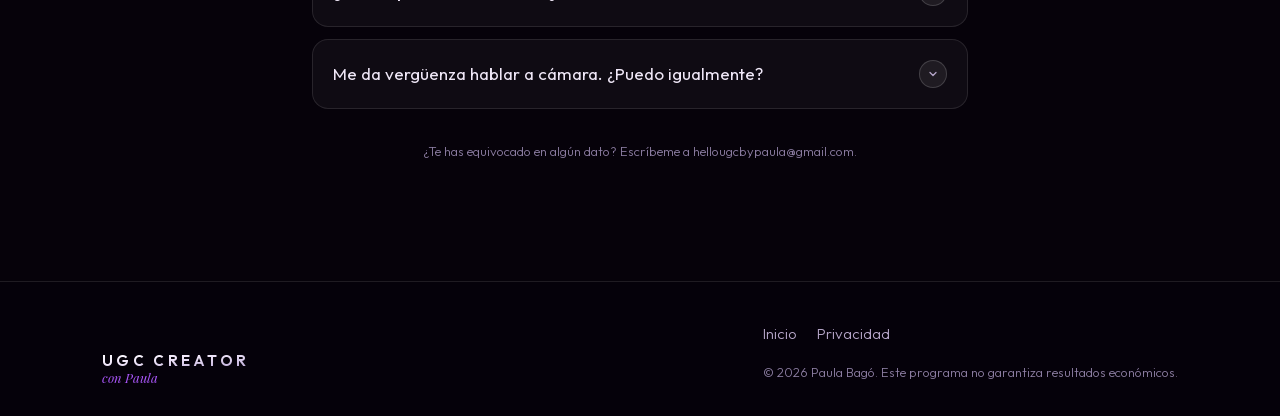
<file: gracias/index.html>
<!doctype html>
<html lang="es">
<head>
  <meta charset="utf-8">
  <meta name="viewport" content="width=device-width, initial-scale=1, viewport-fit=cover">

  <title>Solicitud recibida — UGC Creator con Paula</title>
  <meta name="description" content="Hemos recibido tu solicitud. La revisamos personalmente y nos ponemos en contacto contigo muy pronto.">
  <meta name="robots" content="noindex, nofollow">
  <link rel="icon" href="../assets/favicon.svg" type="image/svg+xml">

  <!-- Meta Pixel: el stub queda aquí, pero el script externo NO se carga
       hasta que la usuaria acepta en el banner de cookies (main.js).
       Esta es la única página que dispara el evento Lead. -->
  <script>
    window.META_PIXEL_ID = 'META_PIXEL_ID';
    window.META_PIXEL_EVENTS = ['PageView', 'Lead'];
    !function(f,b,e,v,n,t,s){if(f.fbq)return;n=f.fbq=function(){n.callMethod?
    n.callMethod.apply(n,arguments):n.queue.push(arguments)};if(!f._fbq)f._fbq=n;
    n.push=n;n.loaded=!0;n.version='2.0';n.queue=[]}(window,document);
  </script>

  <link rel="preload" href="../assets/fonts/outfit-latin.woff2" as="font" type="font/woff2" crossorigin>
  <link rel="preload" href="../assets/fonts/playfair-italic-latin.woff2" as="font" type="font/woff2" crossorigin>
  <link rel="stylesheet" href="../styles.css">
</head>

<body>
  <a class="skip-link" href="#contenido">Saltar al contenido</a>

  <header class="header" data-header>
    <div class="container header__inner">
      <a class="wordmark" href="../" aria-label="UGC Creator con Paula — inicio">
        <span class="wordmark__main">UGC Creator</span>
        <span class="wordmark__sub">con Paula</span>
      </a>
    </div>
  </header>

  <main id="contenido" class="section">
    <div class="container container--narrow thanks">

      <p class="thanks__icon" aria-hidden="true">💜</p>

      <h1>Solicitud recibida</h1>

      <p class="lead mt-5 mx-auto measure-42">
        Gracias por dar este paso. Estamos revisando tu solicitud y muy pronto
        nos pondremos en contacto contigo por WhatsApp o Instagram para
        contarte los siguientes pasos.
      </p>

      <!-- Vídeo de bienvenida de Paula (Wistia). -->
      <div class="video video--16x9 video--narrow mt-8" data-video="dxpw9vwugj">
        <button class="video__trigger" type="button">
          <img src="../assets/video-bienvenida-poster.webp" width="960" height="540"
               alt="Paula Bagó te da la bienvenida y te cuenta los siguientes pasos."
               loading="lazy" decoding="async">
          <span class="video__play" aria-hidden="true">
              <svg viewBox="0 0 24 24"><path d="M8 5v14l11-7z"/></svg>
            </span>
          <span class="video__label">Ver el mensaje de Paula · 2 min</span>
        </button>
      </div>

      <div class="card card--violet mt-10 text-start">
        <h2 class="card-title mb-3">Mientras tanto, una cosa</h2>
        <p class="small measure-56">
          Revisamos cada solicitud personalmente: mi equipo y yo te
          contactaremos lo antes posible. Mientras tanto, atenta a mis redes,
          que ahí comparto el día a día real de esto: lo que funciona, lo que no
          y lo que nadie te cuenta del UGC.
        </p>
      </div>

      <h2 class="card-title mt-10 mb-4">Sígueme mientras esperas</h2>

      <div class="socials">
        <a class="social" href="https://www.instagram.com/paulabugc/" rel="noopener noreferrer" target="_blank">
          <svg viewBox="0 0 24 24" aria-hidden="true"><path d="M12 2.2c3.2 0 3.6 0 4.9.07 1.2.05 1.8.25 2.2.42.6.22 1 .48 1.4.9.4.4.7.8.9 1.4.2.4.4 1 .4 2.2.1 1.3.1 1.7.1 4.9s0 3.6-.1 4.9c0 1.2-.2 1.8-.4 2.2-.2.6-.5 1-.9 1.4-.4.4-.8.7-1.4.9-.4.2-1 .4-2.2.4-1.3.1-1.7.1-4.9.1s-3.6 0-4.9-.1c-1.2 0-1.8-.2-2.2-.4-.6-.2-1-.5-1.4-.9-.4-.4-.7-.8-.9-1.4-.2-.4-.4-1-.4-2.2C2.2 15.6 2.2 15.2 2.2 12s0-3.6.1-4.9c0-1.2.2-1.8.4-2.2.2-.6.5-1 .9-1.4.4-.4.8-.7 1.4-.9.4-.2 1-.4 2.2-.4C8.4 2.2 8.8 2.2 12 2.2zm0 3.1A6.7 6.7 0 1 0 18.7 12 6.7 6.7 0 0 0 12 5.3zm0 11A4.3 4.3 0 1 1 16.3 12 4.3 4.3 0 0 1 12 16.3zm6.9-11.2a1.6 1.6 0 1 1-1.6-1.6 1.6 1.6 0 0 1 1.6 1.6z"/></svg>
          Instagram
        </a>
        <a class="social" href="https://www.tiktok.com/@paulabago" rel="noopener noreferrer" target="_blank">
          <svg viewBox="0 0 24 24" aria-hidden="true"><path d="M16.6 5.8a4.8 4.8 0 0 1-1.1-3.1h-3.2v12.9a2.5 2.5 0 1 1-1.8-2.4V9.8a5.7 5.7 0 1 0 5 5.7V9.2a8 8 0 0 0 4.7 1.5V7.5a4.8 4.8 0 0 1-3.6-1.7z"/></svg>
          TikTok
        </a>
      </div>


      <section class="faq-block text-start">
        <h2 class="card-title text-center mb-5">¿Te queda alguna duda?</h2>

        <div class="faq" data-faq>
        <details class="faq__item">
          <summary class="faq__q">
            ¿Qué pasa después de enviar la solicitud?
            <span class="faq__icon" aria-hidden="true">
              <svg viewBox="0 0 24 24" fill="none" stroke-width="2.5" stroke-linecap="round" stroke-linejoin="round"><path d="M6 9l6 6 6-6"/></svg>
            </span>
          </summary>
          <div class="faq__a">
            <p>
              La revisamos personalmente, una a una. Si vemos que encajas, te
              escribimos por WhatsApp o Instagram para hablar contigo y
              contarte los detalles con calma.
            </p>
            <p>
              No hay pago ni compromiso en este paso. Es una conversación.
            </p>
          </div>
        </details>

        <details class="faq__item">
          <summary class="faq__q">
            ¿Necesito seguidores?
            <span class="faq__icon" aria-hidden="true">
              <svg viewBox="0 0 24 24" fill="none" stroke-width="2.5" stroke-linecap="round" stroke-linejoin="round"><path d="M6 9l6 6 6-6"/></svg>
            </span>
          </summary>
          <div class="faq__a">
            <p>
              No. Ese es justo el punto. Una marca que encarga UGC no te compra
              la audiencia: te compra el contenido para usarlo en sus propios
              canales y en sus anuncios.
            </p>
            <p>
              Lo que sí necesitas es un portfolio que enseñe que sabes grabar
              producto. Eso lo construimos dentro, desde cero.
            </p>
          </div>
        </details>

        <details class="faq__item">
          <summary class="faq__q">
            ¿Necesito experiencia o equipo profesional?
            <span class="faq__icon" aria-hidden="true">
              <svg viewBox="0 0 24 24" fill="none" stroke-width="2.5" stroke-linecap="round" stroke-linejoin="round"><path d="M6 9l6 6 6-6"/></svg>
            </span>
          </summary>
          <div class="faq__a">
            <p>
              Ni una cosa ni la otra. Se empieza con el móvil que ya llevas en
              el bolsillo, luz natural y un sitio ordenado de tu casa.
            </p>
            <p>
              Dentro te enseño exactamente cómo colocar la luz, el sonido y el
              encuadre para que un vídeo hecho en tu cocina no parezca hecho en
              tu cocina.
            </p>
          </div>
        </details>

        <details class="faq__item">
          <summary class="faq__q">
            ¿Cuánto se tarda en conseguir la primera colaboración?
            <span class="faq__icon" aria-hidden="true">
              <svg viewBox="0 0 24 24" fill="none" stroke-width="2.5" stroke-linecap="round" stroke-linejoin="round"><path d="M6 9l6 6 6-6"/></svg>
            </span>
          </summary>
          <div class="faq__a">
            <p>
              No te voy a dar una fecha, porque sería mentirte. Depende de
              cuánto grabes y a cuántas marcas escribas de verdad.
            </p>
            <p>
              Lo que sí te digo: hasta que no tienes portfolio no pasa nada, y
              en cuanto lo tienes y empiezas a contactar de forma constante,
              empiezan a pasar cosas. Las primeras colaboraciones suelen ser
              gifted, con producto; la colaboración pagada llega después.
            </p>
          </div>
        </details>

        <details class="faq__item">
          <summary class="faq__q">
            ¿Es compatible con mi trabajo actual?
            <span class="faq__icon" aria-hidden="true">
              <svg viewBox="0 0 24 24" fill="none" stroke-width="2.5" stroke-linecap="round" stroke-linejoin="round"><path d="M6 9l6 6 6-6"/></svg>
            </span>
          </summary>
          <div class="faq__a">
            <p>
              Sí. El formato es grabado y vas a tu ritmo, así que puedes verlo
              por la noche o el fin de semana.
            </p>
            <p>
              Ahora bien, con honestidad: hace falta que reserves horas reales
              para grabar y para escribir a marcas. Si esta semana no puedes
              sacar ni una, este no es tu momento.
            </p>
          </div>
        </details>

        <details class="faq__item">
          <summary class="faq__q">
            Me da vergüenza hablar a cámara. ¿Puedo igualmente?
            <span class="faq__icon" aria-hidden="true">
              <svg viewBox="0 0 24 24" fill="none" stroke-width="2.5" stroke-linecap="round" stroke-linejoin="round"><path d="M6 9l6 6 6-6"/></svg>
            </span>
          </summary>
          <div class="faq__a">
            <p>
              A casi todas nos ha pasado. Hay un bloque entero dedicado a
              presencia en cámara y confianza, y mucho contenido UGC ni
              siquiera lleva tu cara: hay siete tipos distintos y varios se
              graban solo con las manos y el producto.
            </p>
          </div>
        </details>
        </div>
      </section>

      <p class="fineprint mt-8">
        ¿Te has equivocado en algún dato?
        Escríbeme a <a href="mailto:hellougcbypaula@gmail.com">hellougcbypaula@gmail.com</a>.
      </p>

    </div>
  </main>

  <footer class="footer">
    <div class="container footer__inner">
      <div>
        <a class="wordmark" href="../">
          <span class="wordmark__main">UGC Creator</span>
          <span class="wordmark__sub">con Paula</span>
        </a>
      </div>
      <div>
        <ul class="footer__links">
          <li><a href="../">Inicio</a></li>
          <li><a href="../privacidad/">Privacidad</a></li>
        </ul>
        <p class="footer__legal mt-4">
          © 2026 Paula Bagó. Este programa no garantiza resultados económicos.
        </p>
      </div>
    </div>
  </footer>

  <aside class="cookie-banner" data-cookie-banner hidden aria-label="Consentimiento de cookies">
    <p class="cookie-banner__text">
      Uso cookies de terceros para medir cómo funcionan mis anuncios. No se
      carga nada hasta que tú lo aceptas.
      <a href="../privacidad/">Ver la política de privacidad</a>.
    </p>
    <div class="cookie-banner__actions">
      <button class="btn btn--ghost btn--sm" type="button" data-consent="rejected">Rechazar</button>
      <button class="btn btn--primary btn--sm" type="button" data-consent="accepted">Aceptar</button>
    </div>
  </aside>

  <script src="../main.js" defer></script>
</body>
</html>
</file>
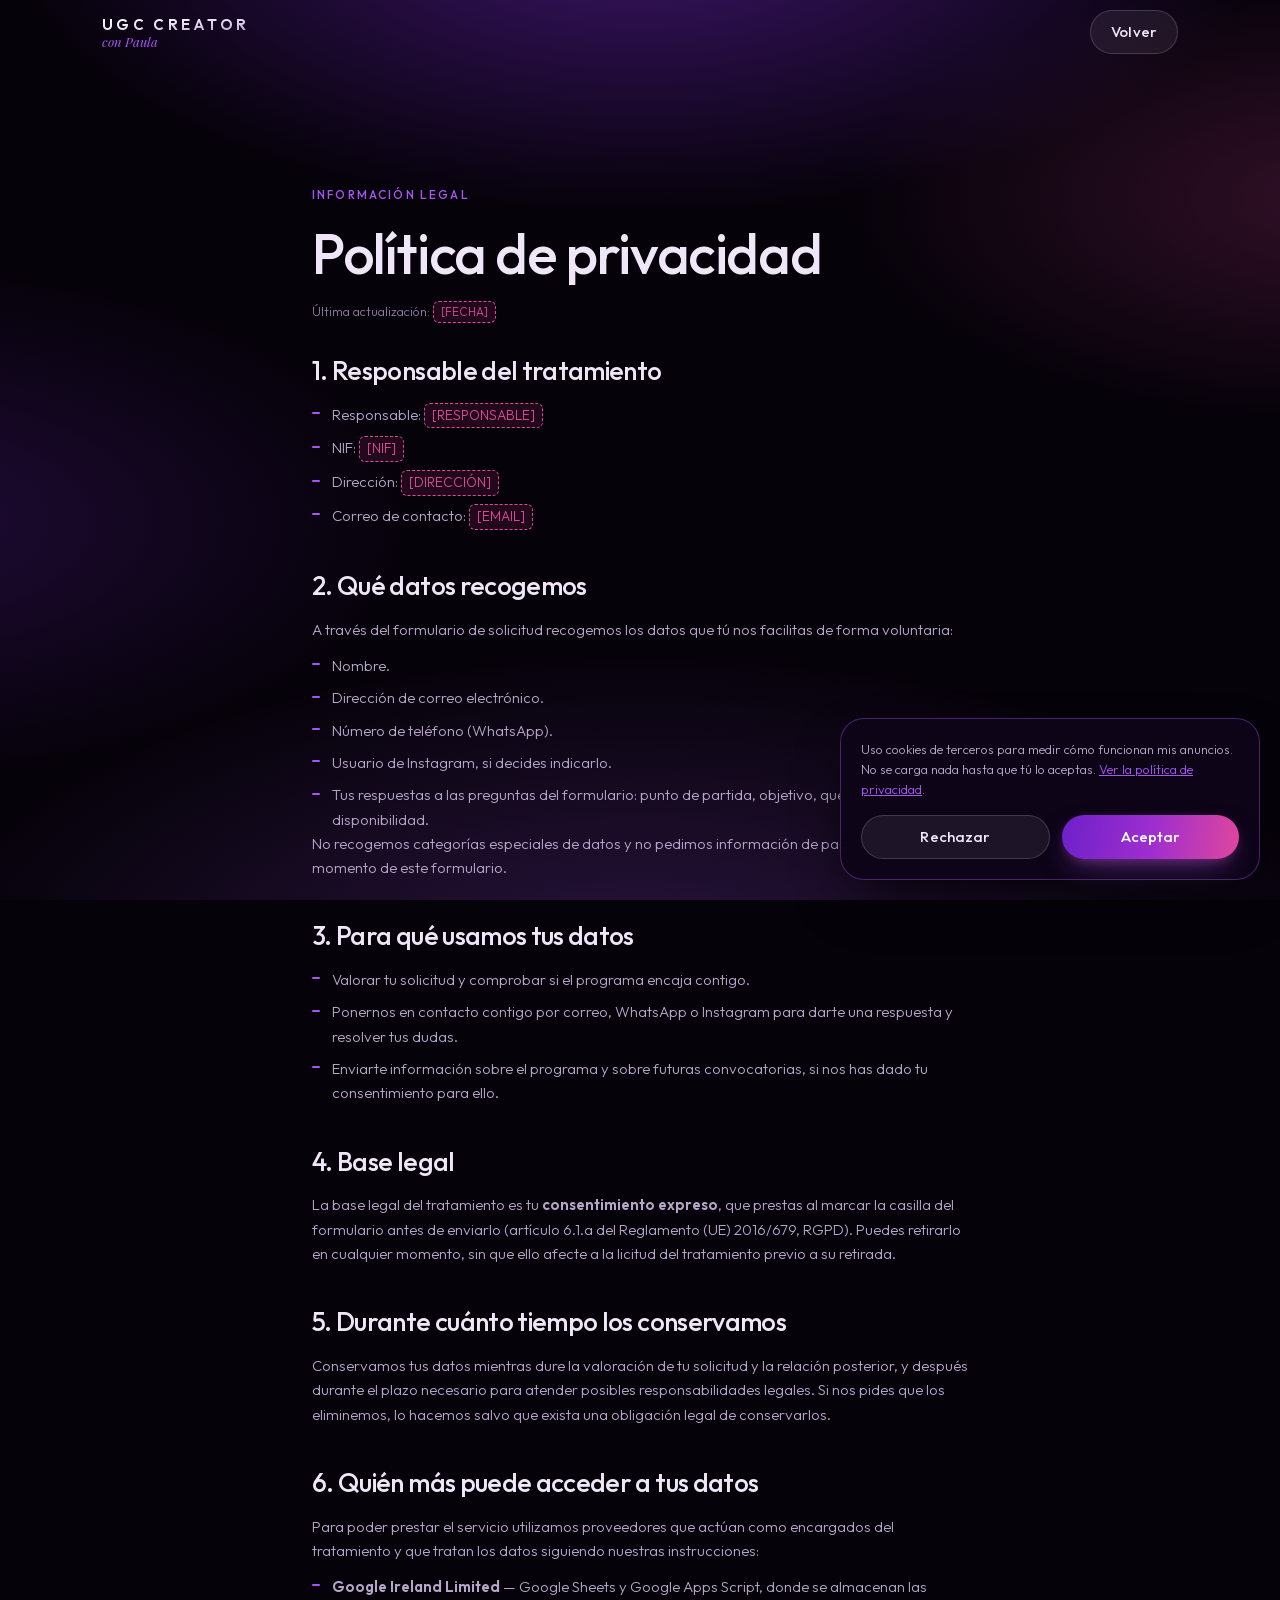
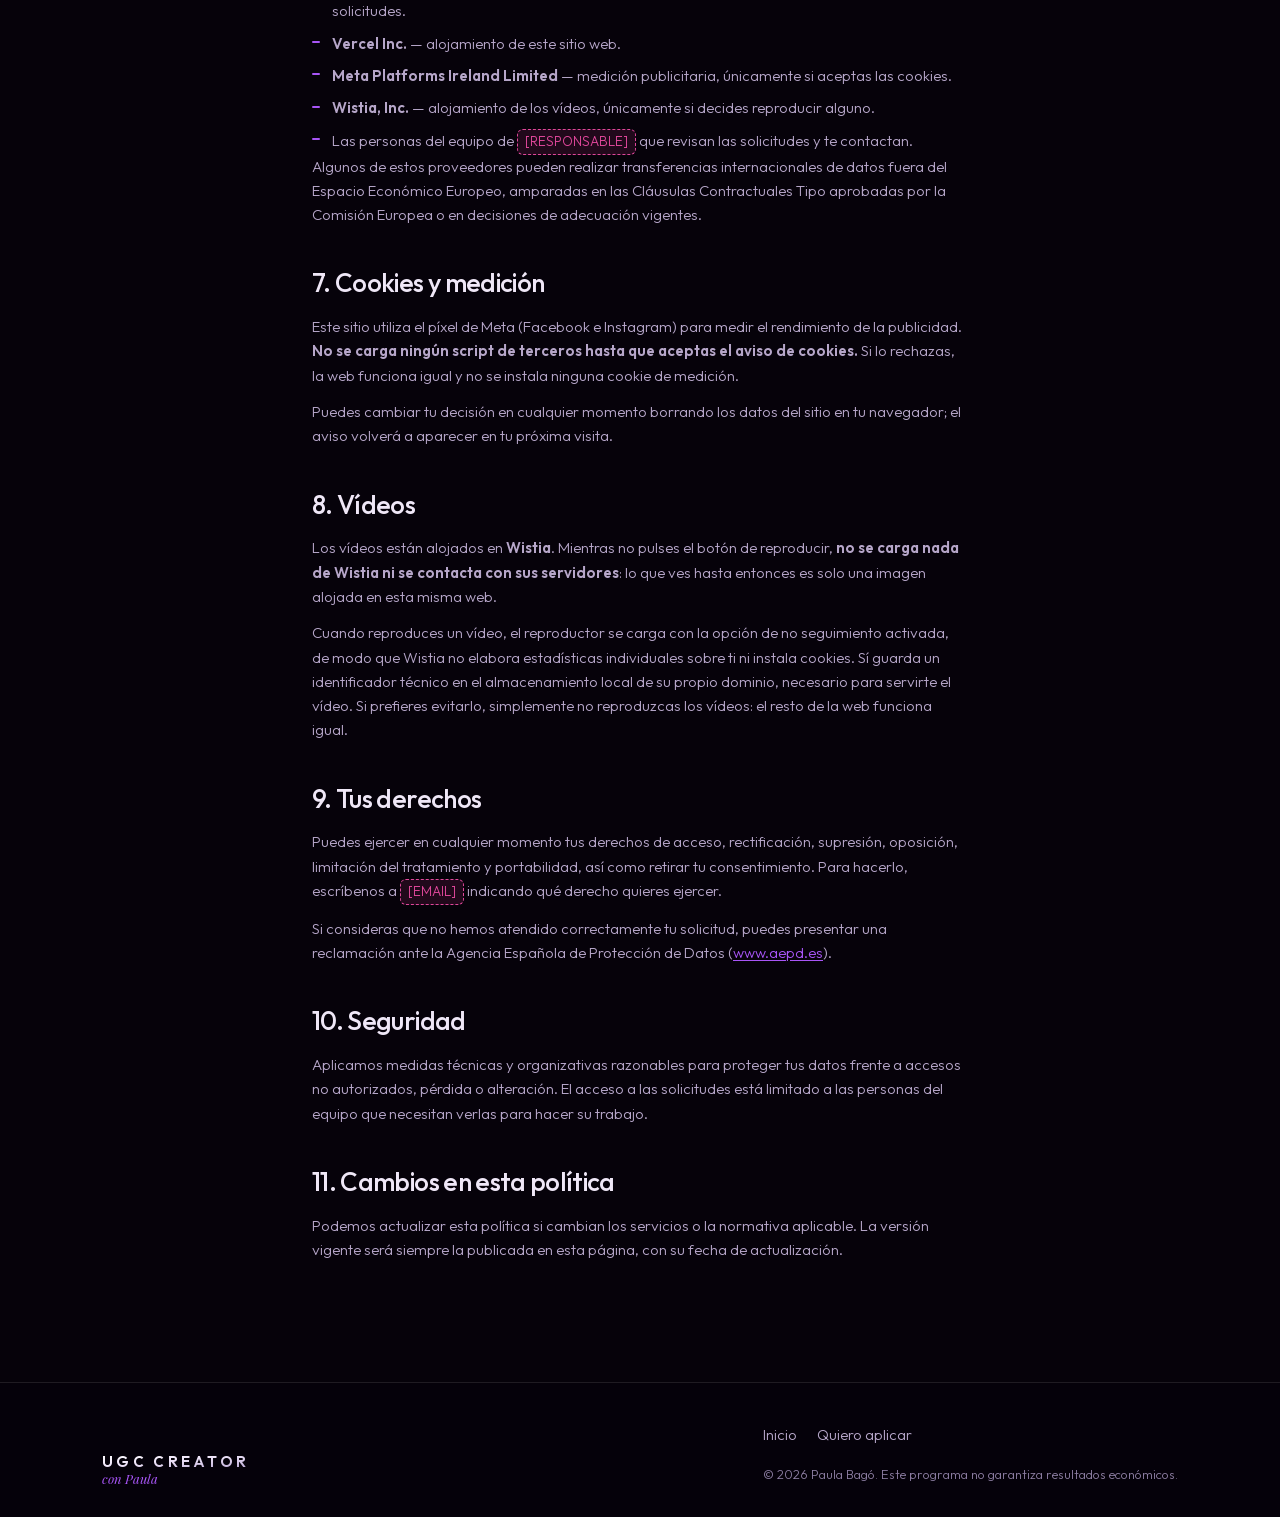
<file: privacidad/index.html>
<!doctype html>
<html lang="es">
<head>
  <meta charset="utf-8">
  <meta name="viewport" content="width=device-width, initial-scale=1, viewport-fit=cover">

  <title>Política de privacidad — UGC Creator con Paula</title>
  <meta name="description" content="Información sobre el tratamiento de datos personales de quienes envían una solicitud a UGC Creator con Paula.">
  <meta name="robots" content="noindex, follow">
  <link rel="icon" href="../assets/favicon.svg" type="image/svg+xml">

  <!-- Meta Pixel: el stub queda aquí, pero el script externo NO se carga
       hasta que la usuaria acepta en el banner de cookies (main.js). -->
  <script>
    window.META_PIXEL_ID = 'META_PIXEL_ID';
    window.META_PIXEL_EVENTS = ['PageView'];
    !function(f,b,e,v,n,t,s){if(f.fbq)return;n=f.fbq=function(){n.callMethod?
    n.callMethod.apply(n,arguments):n.queue.push(arguments)};if(!f._fbq)f._fbq=n;
    n.push=n;n.loaded=!0;n.version='2.0';n.queue=[]}(window,document);
  </script>

  <link rel="preload" href="../assets/fonts/outfit-latin.woff2" as="font" type="font/woff2" crossorigin>
  <link rel="preload" href="../assets/fonts/playfair-italic-latin.woff2" as="font" type="font/woff2" crossorigin>
  <link rel="stylesheet" href="../styles.css">
</head>

<body>
  <a class="skip-link" href="#contenido">Saltar al contenido</a>

  <header class="header" data-header>
    <div class="container header__inner">
      <a class="wordmark" href="../" aria-label="UGC Creator con Paula — inicio">
        <span class="wordmark__main">UGC Creator</span>
        <span class="wordmark__sub">con Paula</span>
      </a>
      <a class="btn btn--ghost btn--sm" href="../">Volver</a>
    </div>
  </header>

  <main id="contenido" class="section">
    <div class="container container--narrow">

      <span class="eyebrow">Información legal</span>
      <h1>Política de privacidad</h1>
      <p class="fineprint mt-3">Última actualización: <span class="placeholder">[FECHA]</span></p>

      <div class="legal">

        <h2>1. Responsable del tratamiento</h2>
        <ul>
          <li>Responsable: <span class="placeholder">[RESPONSABLE]</span></li>
          <li>NIF: <span class="placeholder">[NIF]</span></li>
          <li>Dirección: <span class="placeholder">[DIRECCIÓN]</span></li>
          <li>Correo de contacto: <span class="placeholder">[EMAIL]</span></li>
        </ul>

        <h2>2. Qué datos recogemos</h2>
        <p>
          A través del formulario de solicitud recogemos los datos que tú nos
          facilitas de forma voluntaria:
        </p>
        <ul>
          <li>Nombre.</li>
          <li>Dirección de correo electrónico.</li>
          <li>Número de teléfono (WhatsApp).</li>
          <li>Usuario de Instagram, si decides indicarlo.</li>
          <li>Tus respuestas a las preguntas del formulario: punto de partida, objetivo, qué te frena y disponibilidad.</li>
        </ul>
        <p>
          No recogemos categorías especiales de datos y no pedimos información
          de pago en ningún momento de este formulario.
        </p>

        <h2>3. Para qué usamos tus datos</h2>
        <ul>
          <li>Valorar tu solicitud y comprobar si el programa encaja contigo.</li>
          <li>Ponernos en contacto contigo por correo, WhatsApp o Instagram para darte una respuesta y resolver tus dudas.</li>
          <li>Enviarte información sobre el programa y sobre futuras convocatorias, si nos has dado tu consentimiento para ello.</li>
        </ul>

        <h2>4. Base legal</h2>
        <p>
          La base legal del tratamiento es tu <strong>consentimiento expreso</strong>,
          que prestas al marcar la casilla del formulario antes de enviarlo
          (artículo 6.1.a del Reglamento (UE) 2016/679, RGPD). Puedes retirarlo
          en cualquier momento, sin que ello afecte a la licitud del tratamiento
          previo a su retirada.
        </p>

        <h2>5. Durante cuánto tiempo los conservamos</h2>
        <p>
          Conservamos tus datos mientras dure la valoración de tu solicitud y la
          relación posterior, y después durante el plazo necesario para atender
          posibles responsabilidades legales. Si nos pides que los eliminemos,
          lo hacemos salvo que exista una obligación legal de conservarlos.
        </p>

        <h2>6. Quién más puede acceder a tus datos</h2>
        <p>
          Para poder prestar el servicio utilizamos proveedores que actúan como
          encargados del tratamiento y que tratan los datos siguiendo nuestras
          instrucciones:
        </p>
        <ul>
          <li><strong>Google Ireland Limited</strong> — Google Sheets y Google Apps Script, donde se almacenan las solicitudes.</li>
          <li><strong>Vercel Inc.</strong> — alojamiento de este sitio web.</li>
          <li><strong>Meta Platforms Ireland Limited</strong> — medición publicitaria, únicamente si aceptas las cookies.</li>
          <li><strong>Wistia, Inc.</strong> — alojamiento de los vídeos, únicamente si decides reproducir alguno.</li>
          <li>Las personas del equipo de <span class="placeholder">[RESPONSABLE]</span> que revisan las solicitudes y te contactan.</li>
        </ul>
        <p>
          Algunos de estos proveedores pueden realizar transferencias
          internacionales de datos fuera del Espacio Económico Europeo,
          amparadas en las Cláusulas Contractuales Tipo aprobadas por la
          Comisión Europea o en decisiones de adecuación vigentes.
        </p>

        <h2>7. Cookies y medición</h2>
        <p>
          Este sitio utiliza el píxel de Meta (Facebook e Instagram) para medir
          el rendimiento de la publicidad. <strong>No se carga ningún script de
          terceros hasta que aceptas el aviso de cookies.</strong> Si lo
          rechazas, la web funciona igual y no se instala ninguna cookie de
          medición.
        </p>
        <p>
          Puedes cambiar tu decisión en cualquier momento borrando los datos del
          sitio en tu navegador; el aviso volverá a aparecer en tu próxima
          visita.
        </p>

        <h2>8. Vídeos</h2>
        <p>
          Los vídeos están alojados en <strong>Wistia</strong>. Mientras no
          pulses el botón de reproducir, <strong>no se carga nada de Wistia ni
          se contacta con sus servidores</strong>: lo que ves hasta entonces es
          solo una imagen alojada en esta misma web.
        </p>
        <p>
          Cuando reproduces un vídeo, el reproductor se carga con la opción de
          no seguimiento activada, de modo que Wistia no elabora estadísticas
          individuales sobre ti ni instala cookies. Sí guarda un identificador
          técnico en el almacenamiento local de su propio dominio, necesario
          para servirte el vídeo. Si prefieres evitarlo, simplemente no
          reproduzcas los vídeos: el resto de la web funciona igual.
        </p>

        <h2>9. Tus derechos</h2>
        <p>
          Puedes ejercer en cualquier momento tus derechos de acceso,
          rectificación, supresión, oposición, limitación del tratamiento y
          portabilidad, así como retirar tu consentimiento. Para hacerlo,
          escríbenos a <span class="placeholder">[EMAIL]</span> indicando qué
          derecho quieres ejercer.
        </p>
        <p>
          Si consideras que no hemos atendido correctamente tu solicitud, puedes
          presentar una reclamación ante la Agencia Española de Protección de
          Datos
          (<a href="https://www.aepd.es" rel="noopener noreferrer" target="_blank">www.aepd.es</a>).
        </p>

        <h2>10. Seguridad</h2>
        <p>
          Aplicamos medidas técnicas y organizativas razonables para proteger
          tus datos frente a accesos no autorizados, pérdida o alteración. El
          acceso a las solicitudes está limitado a las personas del equipo que
          necesitan verlas para hacer su trabajo.
        </p>

        <h2>11. Cambios en esta política</h2>
        <p>
          Podemos actualizar esta política si cambian los servicios o la
          normativa aplicable. La versión vigente será siempre la publicada en
          esta página, con su fecha de actualización.
        </p>

      </div>
    </div>
  </main>

  <footer class="footer">
    <div class="container footer__inner">
      <div>
        <a class="wordmark" href="../">
          <span class="wordmark__main">UGC Creator</span>
          <span class="wordmark__sub">con Paula</span>
        </a>
      </div>
      <div>
        <ul class="footer__links">
          <li><a href="../">Inicio</a></li>
          <li><a href="../aplicar/">Quiero aplicar</a></li>
        </ul>
        <p class="footer__legal mt-4">
          © 2026 Paula Bagó. Este programa no garantiza resultados económicos.
        </p>
      </div>
    </div>
  </footer>

  <aside class="cookie-banner" data-cookie-banner hidden aria-label="Consentimiento de cookies">
    <p class="cookie-banner__text">
      Uso cookies de terceros para medir cómo funcionan mis anuncios. No se
      carga nada hasta que tú lo aceptas.
      <a href="../privacidad/">Ver la política de privacidad</a>.
    </p>
    <div class="cookie-banner__actions">
      <button class="btn btn--ghost btn--sm" type="button" data-consent="rejected">Rechazar</button>
      <button class="btn btn--primary btn--sm" type="button" data-consent="accepted">Aceptar</button>
    </div>
  </aside>

  <script src="../main.js" defer></script>
</body>
</html>
</file>
<file: styles.css>
/* =========================================================================
   UGC CREATOR con Paula — hoja de estilos única
   Orden: 1) tokens  2) reset  3) primitivas  4) componentes  5) secciones
   Mobile-first: la base es 390px; los breakpoints sólo amplían.
   ========================================================================= */

/* ============================ 0. TIPOGRAFÍAS ===========================
   Fuentes alojadas en el propio dominio: evitan la conexión a un tercero,
   el bloqueo de render y el salto de maquetación al intercambiar la fuente.
   Ambas son variables, así que un archivo cubre todo el rango de pesos.
   ====================================================================== */
@font-face {
  font-family: 'Outfit';
  font-style: normal;
  font-weight: 300 600;
  font-display: swap;
  src: url('assets/fonts/outfit-latin.woff2') format('woff2');
}

@font-face {
  font-family: 'Playfair Display';
  font-style: italic;
  font-weight: 400 600;
  font-display: swap;
  src: url('assets/fonts/playfair-italic-latin.woff2') format('woff2');
}

/* ============================== 1. TOKENS ============================== */
:root {
  /* --- Color: base oscura violeta --- */
  --c-ink:            #06020A;
  --c-ink-2:          #0E0518;
  --c-ink-3:          #160826;
  --c-violet-deep:    #2C0B4E;
  --c-violet:         #7C2BD9;
  --c-violet-bright:  #A855F7;
  --c-magenta:        #C433C0;
  --c-pink:           #E0479B;
  --c-cream:          #F6EFCB;

  /* --- Color: texto --- */
  --c-text:           #EFE7F7;
  --c-text-dim:       #B6A6C9;
  --c-text-mute:      #8B7CA1;
  --c-text-ink:       #120520;

  /* --- Color: superficies y bordes --- */
  --c-surface:        rgba(255, 255, 255, 0.040);
  --c-surface-2:      rgba(255, 255, 255, 0.065);
  --c-surface-3:      rgba(255, 255, 255, 0.095);
  --c-border:         rgba(255, 255, 255, 0.10);
  --c-border-2:       rgba(255, 255, 255, 0.16);
  --c-border-violet:  rgba(168, 85, 247, 0.38);

  /* --- Color: semánticos --- */
  --c-yes:            #6EE7B7;
  --c-no:             #FB7CA6;
  --c-error:          #FF8FA8;

  /* --- Degradados --- */
  --grad-cta:     linear-gradient(100deg, #6D21C9 0%, #A02ECF 52%, #E0479B 100%);
  --grad-cta-hi:  linear-gradient(100deg, #7C2BD9 0%, #B534DE 52%, #F056A8 100%);
  --grad-title:   linear-gradient(175deg, #FFFFFF 0%, #F0E6FA 42%, #B9A6D4 100%);
  --grad-accent:  linear-gradient(100deg, var(--c-violet-bright), var(--c-pink));
  --grad-hairline: linear-gradient(90deg, transparent, var(--c-border-violet), transparent);
  --grad-card:    linear-gradient(165deg, rgba(255,255,255,0.075), rgba(255,255,255,0.02));

  /* --- Tipografía --- */
  --font-sans:    'Outfit', ui-sans-serif, system-ui, -apple-system, 'Segoe UI', sans-serif;
  --font-display: 'Playfair Display', ui-serif, Georgia, 'Times New Roman', serif;

  --fs-hero:    clamp(2.75rem, 15vw, 6.5rem);
  --fs-h2:      clamp(2rem, 8.6vw, 3.5rem);
  --fs-h3:      clamp(1.25rem, 5vw, 1.625rem);
  --fs-h4:      clamp(1.0625rem, 4.2vw, 1.1875rem);
  --fs-lead:    clamp(1.0625rem, 4.4vw, 1.3125rem);
  --fs-body:    clamp(1rem, 3.9vw, 1.0625rem);
  --fs-sm:      0.9375rem;
  --fs-xs:      0.8125rem;
  --fs-eyebrow: 0.75rem;

  --lh-tight:   1.04;
  --lh-snug:    1.22;
  --lh-body:    1.62;

  --ls-eyebrow: 0.18em;
  --ls-tight:   -0.025em;

  /* --- Espaciado --- */
  --sp-1:  0.25rem;
  --sp-2:  0.5rem;
  --sp-3:  0.75rem;
  --sp-4:  1rem;
  --sp-5:  1.25rem;
  --sp-6:  1.5rem;
  --sp-8:  2rem;
  --sp-10: 2.5rem;
  --sp-12: 3rem;
  --sp-16: 4rem;
  --sp-section: clamp(3.5rem, 13vw, 7.5rem);
  --sp-gutter:  clamp(1.125rem, 5vw, 2rem);

  /* --- Medidas --- */
  --w-container: 1140px;
  --w-narrow:    720px;
  --w-prose:     62ch;

  /* --- Radios --- */
  --r-sm:   10px;
  --r-md:   16px;
  --r-lg:   24px;
  --r-xl:   32px;
  --r-pill: 999px;

  /* --- Sombras --- */
  --sh-card: 0 1px 0 rgba(255,255,255,0.06) inset, 0 18px 40px -22px rgba(0,0,0,0.9);
  --sh-cta:  0 12px 30px -10px rgba(168, 85, 247, 0.55), 0 4px 12px -4px rgba(224, 71, 155, 0.4);
  --sh-cta-hi: 0 16px 40px -10px rgba(190, 85, 247, 0.7), 0 6px 16px -4px rgba(224, 71, 155, 0.5);
  --sh-photo: 0 30px 60px -30px rgba(0,0,0,0.95), 0 0 0 1px rgba(255,255,255,0.08);

  /* --- Movimiento --- */
  --ease: cubic-bezier(0.22, 0.61, 0.36, 1);
  --dur:  260ms;

  color-scheme: dark;
}

/* ============================== 2. RESET =============================== */
*, *::before, *::after { box-sizing: border-box; }

* { margin: 0; }

html {
  -webkit-text-size-adjust: 100%;
  scroll-behavior: smooth;
}

body {
  min-height: 100dvh;
  background-color: var(--c-ink);
  color: var(--c-text);
  font-family: var(--font-sans);
  font-size: var(--fs-body);
  font-weight: 300;
  line-height: var(--lh-body);
  -webkit-font-smoothing: antialiased;
  text-rendering: optimizeLegibility;
  overflow-x: hidden;
}

/* Aureolas de fondo: fijas, sin coste de repintado al hacer scroll. */
body::before {
  content: "";
  position: fixed;
  inset: 0;
  z-index: -1;
  pointer-events: none;
  background:
    radial-gradient(70% 45% at 50% -8%,  rgba(124, 43, 217, 0.45), transparent 70%),
    radial-gradient(55% 35% at 105% 22%, rgba(224, 71, 155, 0.20), transparent 70%),
    radial-gradient(60% 40% at -10% 58%, rgba(124, 43, 217, 0.22), transparent 70%),
    radial-gradient(80% 50% at 50% 108%, rgba(168, 85, 247, 0.22), transparent 70%),
    var(--c-ink);
}

img, picture, video, svg { display: block; max-width: 100%; }
img { height: auto; }

input, button, textarea, select { font: inherit; color: inherit; }

button { cursor: pointer; }

a { color: inherit; text-decoration: none; }

ul, ol { list-style: none; padding: 0; }

fieldset { min-width: 0; padding: 0; border: 0; }
legend { display: block; width: 100%; padding: 0; }

[hidden] { display: none !important; }

:focus-visible {
  outline: 2px solid var(--c-violet-bright);
  outline-offset: 3px;
  border-radius: var(--r-sm);
}

::selection { background: var(--c-violet); color: #fff; }

.skip-link {
  position: absolute;
  left: var(--sp-4);
  top: -100px;
  z-index: 200;
  padding: var(--sp-3) var(--sp-5);
  border-radius: var(--r-pill);
  background: var(--c-ink-3);
  border: 1px solid var(--c-border-violet);
  transition: top var(--dur) var(--ease);
}
.skip-link:focus { top: var(--sp-4); }

.sr-only {
  position: absolute;
  width: 1px; height: 1px;
  padding: 0; margin: -1px;
  overflow: hidden;
  clip-path: inset(50%);
  white-space: nowrap;
}

/* ============================ 3. PRIMITIVAS ============================ */
.container {
  width: 100%;
  max-width: var(--w-container);
  margin-inline: auto;
  padding-inline: var(--sp-gutter);
}

.container--narrow { max-width: var(--w-narrow); }

.section { padding-block: var(--sp-section); }

.section--tight { padding-block: clamp(2.5rem, 9vw, 4.5rem); }

.section__head {
  max-width: var(--w-narrow);
  margin-bottom: clamp(2rem, 7vw, 3.5rem);
}

.section__head--center {
  margin-inline: auto;
  text-align: center;
}

.hairline {
  height: 1px;
  border: 0;
  background: var(--grad-hairline);
  margin: 0;
}

/* --- Tipografía --- */
.eyebrow {
  display: block;
  margin-bottom: var(--sp-4);
  font-size: var(--fs-eyebrow);
  font-weight: 500;
  letter-spacing: var(--ls-eyebrow);
  text-transform: uppercase;
  color: var(--c-violet-bright);
}

h1, h2, h3, h4 {
  font-weight: 500;
  line-height: var(--lh-snug);
  letter-spacing: var(--ls-tight);
  text-wrap: balance;
}

h1 { font-size: var(--fs-h2); }
h2 { font-size: var(--fs-h2); }
h3 { font-size: var(--fs-h3); }
h4 { font-size: var(--fs-h4); }

.display {
  background: var(--grad-title);
  -webkit-background-clip: text;
  background-clip: text;
  color: transparent;
}

.italic {
  font-family: var(--font-display);
  font-style: italic;
  font-weight: 400;
  letter-spacing: -0.01em;
}

.lead {
  font-size: var(--fs-lead);
  line-height: 1.5;
  color: var(--c-text-dim);
  text-wrap: pretty;
}

.prose { max-width: var(--w-prose); color: var(--c-text-dim); }
.prose > * + * { margin-top: var(--sp-4); }
.prose strong { color: var(--c-text); font-weight: 500; }

.muted { color: var(--c-text-mute); }

.small { font-size: var(--fs-sm); }

.fineprint {
  font-size: var(--fs-xs);
  line-height: 1.55;
  color: var(--c-text-mute);
}

/* --- Píldora / badge --- */
.badge {
  display: inline-flex;
  align-items: center;
  gap: var(--sp-2);
  padding: var(--sp-2) var(--sp-4);
  border-radius: var(--r-pill);
  border: 1px solid var(--c-border-violet);
  background: rgba(124, 43, 217, 0.16);
  font-size: var(--fs-xs);
  font-weight: 400;
  letter-spacing: 0.04em;
  color: var(--c-text);
  backdrop-filter: blur(8px);
}

.badge__dot {
  width: 6px;
  height: 6px;
  border-radius: 50%;
  background: var(--c-pink);
  box-shadow: 0 0 10px 2px rgba(224, 71, 155, 0.7);
  flex: none;
}

/* --- Botones --- */
.btn {
  display: inline-flex;
  align-items: center;
  justify-content: center;
  gap: var(--sp-2);
  min-height: 54px;
  padding: var(--sp-4) var(--sp-8);
  border: 0;
  border-radius: var(--r-pill);
  font-size: 1rem;
  font-weight: 500;
  letter-spacing: 0.01em;
  text-align: center;
  transition: transform var(--dur) var(--ease), box-shadow var(--dur) var(--ease),
              background var(--dur) var(--ease), border-color var(--dur) var(--ease);
}

.btn--primary {
  background: var(--grad-cta);
  color: #fff;
  box-shadow: var(--sh-cta);
}
.btn--primary:hover { background: var(--grad-cta-hi); box-shadow: var(--sh-cta-hi); transform: translateY(-2px); }
.btn--primary:active { transform: translateY(0); }

.btn--ghost {
  background: var(--c-surface-2);
  border: 1px solid var(--c-border-2);
  color: var(--c-text);
}
.btn--ghost:hover { background: var(--c-surface-3); border-color: var(--c-border-violet); }

.btn--sm { min-height: 44px; padding: var(--sp-2) var(--sp-5); font-size: var(--fs-sm); }

.btn--block { display: flex; width: 100%; }

.btn[disabled], .btn[aria-disabled="true"] {
  opacity: 0.6;
  cursor: not-allowed;
  transform: none;
  box-shadow: none;
}

/* Bloque de llamada a la acción reutilizable */
.cta-block {
  display: flex;
  flex-direction: column;
  align-items: center;
  gap: var(--sp-3);
  text-align: center;
}

.cta-block--start { align-items: flex-start; text-align: left; }

/* --- Tarjeta --- */
.card {
  padding: clamp(1.375rem, 5.5vw, 2rem);
  border-radius: var(--r-lg);
  border: 1px solid var(--c-border);
  background: var(--grad-card);
  box-shadow: var(--sh-card);
}

.card--violet {
  border-color: var(--c-border-violet);
  background:
    linear-gradient(165deg, rgba(168, 85, 247, 0.16), rgba(224, 71, 155, 0.06)),
    var(--grad-card);
}

/* --- Marco de foto (recoge el crema del portfolio de Paula) --- */
.photo-frame {
  position: relative;
  border-radius: var(--r-lg);
  padding: 8px;
  background: linear-gradient(160deg, rgba(246, 239, 203, 0.9), rgba(246, 239, 203, 0.45));
  box-shadow: var(--sh-photo);
}

.photo-frame img {
  width: 100%;
  border-radius: calc(var(--r-lg) - 9px);
  object-fit: cover;
}

.photo-frame--tilt { transform: rotate(-2.2deg); }

/* ============================== 4. HEADER ============================== */
.header {
  position: sticky;
  top: 0;
  z-index: 60;
  border-bottom: 1px solid transparent;
  transition: background var(--dur) var(--ease), border-color var(--dur) var(--ease),
              backdrop-filter var(--dur) var(--ease);
}

.header.is-stuck {
  background: rgba(6, 2, 10, 0.78);
  border-bottom-color: var(--c-border);
  backdrop-filter: blur(14px) saturate(140%);
}

.header__inner {
  display: flex;
  align-items: center;
  justify-content: space-between;
  gap: var(--sp-4);
  min-height: 64px;
}

/* --- Logotipo tipográfico (Paula no tiene logo todavía) --- */
.wordmark {
  display: inline-flex;
  flex-direction: column;
  line-height: 1;
}

.wordmark__main {
  font-size: 0.9375rem;
  font-weight: 600;
  letter-spacing: 0.22em;
  text-transform: uppercase;
  background: var(--grad-title);
  -webkit-background-clip: text;
  background-clip: text;
  color: transparent;
}

.wordmark__sub {
  margin-top: 3px;
  font-family: var(--font-display);
  font-style: italic;
  font-size: 0.8125rem;
  color: var(--c-violet-bright);
}

.header .btn { flex: none; }

/* =============================== 5. HERO =============================== */
.hero {
  position: relative;
  padding-top: clamp(2rem, 8vw, 4rem);
  padding-bottom: var(--sp-section);
  text-align: center;
}

.hero__inner {
  display: flex;
  flex-direction: column;
  align-items: center;
  gap: var(--sp-6);
}

.hero__content {
  display: grid;
  gap: var(--sp-5);
  justify-items: center;
}

.hero__kicker {
  display: block;
  font-size: clamp(1rem, 4.4vw, 1.375rem);
  font-weight: 300;
  letter-spacing: 0.04em;
  text-transform: uppercase;
  color: var(--c-text-dim);
}

.hero__main {
  display: block;
  margin-block: 0.06em 0.1em;
  font-size: var(--fs-hero);
  font-weight: 600;
  line-height: var(--lh-tight);
  letter-spacing: -0.035em;
  text-transform: uppercase;
  background: var(--grad-title);
  -webkit-background-clip: text;
  background-clip: text;
  color: transparent;
}

.hero__tail {
  display: block;
  max-width: 17ch;
  margin-inline: auto;
  font-family: var(--font-display);
  font-style: italic;
  font-weight: 400;
  font-size: clamp(1.375rem, 6.6vw, 2.5rem);
  line-height: 1.16;
  letter-spacing: -0.015em;
  color: var(--c-text);
}

.hero__sub {
  max-width: 34ch;
  margin-inline: auto;
}

.hero__cta { width: 100%; max-width: 380px; }

.hero__chips {
  display: flex;
  flex-wrap: wrap;
  justify-content: center;
  gap: var(--sp-2);
}

.chip {
  padding: var(--sp-2) var(--sp-4);
  border-radius: var(--r-pill);
  border: 1px solid var(--c-border);
  background: var(--c-surface);
  font-size: var(--fs-xs);
  color: var(--c-text-dim);
}

.hero__video {
  width: 100%;
  max-width: 760px;
  margin-block: var(--sp-2);
  padding: 6px;
  border-radius: var(--r-lg);
  border: 1px solid var(--c-border-violet);
  background: var(--grad-card);
  box-shadow:
    0 30px 70px -30px rgba(0, 0, 0, 0.9),
    0 0 70px -24px rgba(168, 85, 247, 0.5);
}

.hero__video .video__trigger { border-radius: calc(var(--r-lg) - 7px); }

/* ============================== 6. MARCAS ============================== */
.brands { text-align: center; }

.brands__label {
  margin-bottom: var(--sp-5);
  font-size: var(--fs-xs);
  letter-spacing: 0.14em;
  text-transform: uppercase;
  color: var(--c-text-mute);
}

.brands__list {
  display: flex;
  flex-wrap: wrap;
  justify-content: center;
  gap: var(--sp-3) var(--sp-6);
}

.brands__list li {
  font-size: clamp(0.9375rem, 3.6vw, 1.125rem);
  font-weight: 500;
  letter-spacing: 0.06em;
  text-transform: uppercase;
  color: var(--c-text-dim);
  opacity: 0.85;
}

/* ========================= 7. ENCAJE (para ti / no) ==================== */
.fit-grid {
  display: grid;
  gap: var(--sp-5);
}

.fit__title {
  display: flex;
  align-items: center;
  gap: var(--sp-3);
  margin-bottom: var(--sp-5);
}

.fit__list { display: grid; gap: var(--sp-4); }

.fit__list li {
  display: grid;
  grid-template-columns: 22px 1fr;
  gap: var(--sp-3);
  align-items: start;
  color: var(--c-text-dim);
  font-size: var(--fs-sm);
  line-height: 1.55;
}

.mark {
  display: grid;
  place-items: center;
  width: 22px;
  height: 22px;
  margin-top: 2px;
  border-radius: 50%;
  font-size: 0.75rem;
  font-weight: 600;
  flex: none;
}

.mark--yes { background: rgba(110, 231, 183, 0.14); color: var(--c-yes); }
.mark--no  { background: rgba(251, 124, 166, 0.14); color: var(--c-no); }

/* ============================= 8. AUTORIDAD ============================ */
.authority { display: grid; gap: clamp(2rem, 8vw, 3.5rem); }

.authority__media {
  display: flex;
  flex-direction: column;
  align-items: center;
  gap: var(--sp-4);
}

.authority__photos {
  display: flex;
  width: 100%;
  align-items: flex-end;
  justify-content: center;
  gap: var(--sp-4);
}

.authority__photos .photo-frame:first-child { width: min(52%, 220px); }
.authority__photos .photo-frame:last-child  { width: min(34%, 140px); }

.stats {
  display: flex;
  justify-content: center;
  gap: var(--sp-8);
}

.stat { text-align: center; }

.stat__num {
  display: block;
  font-size: clamp(1.5rem, 6vw, 2rem);
  font-weight: 600;
  letter-spacing: -0.02em;
  background: var(--grad-title);
  -webkit-background-clip: text;
  background-clip: text;
  color: transparent;
}

.stat__label {
  font-size: var(--fs-xs);
  letter-spacing: 0.1em;
  text-transform: uppercase;
  color: var(--c-text-mute);
}

.quote {
  position: relative;
  margin-top: var(--sp-6);
  padding: clamp(1.375rem, 5vw, 2rem);
  padding-left: clamp(1.75rem, 6vw, 2.5rem);
  border-radius: var(--r-lg);
  border: 1px solid var(--c-border-violet);
  background: linear-gradient(140deg, rgba(168, 85, 247, 0.14), rgba(224, 71, 155, 0.05));
  font-family: var(--font-display);
  font-style: italic;
  font-size: clamp(1.0625rem, 4.4vw, 1.375rem);
  line-height: 1.45;
  color: var(--c-text);
}

.quote::before {
  content: "";
  position: absolute;
  left: 0;
  top: 18%;
  bottom: 18%;
  width: 3px;
  border-radius: var(--r-pill);
  background: var(--grad-accent);
}

.quote cite {
  display: block;
  margin-top: var(--sp-3);
  font-family: var(--font-sans);
  font-style: normal;
  font-size: var(--fs-xs);
  letter-spacing: 0.12em;
  text-transform: uppercase;
  color: var(--c-violet-bright);
}

/* =========================== 9. ANTES / DESPUÉS ======================== */
.ba-grid { display: grid; gap: var(--sp-5); }

.ba {
  position: relative;
  padding: clamp(1.375rem, 5.5vw, 2rem);
  border-radius: var(--r-lg);
  border: 1px solid var(--c-border);
  background: var(--grad-card);
}

.ba--after {
  border-color: var(--c-border-violet);
  background:
    linear-gradient(165deg, rgba(168, 85, 247, 0.18), rgba(224, 71, 155, 0.07)),
    var(--grad-card);
}

.ba__tag {
  display: inline-block;
  margin-bottom: var(--sp-4);
  padding: var(--sp-1) var(--sp-3);
  border-radius: var(--r-pill);
  font-size: var(--fs-xs);
  letter-spacing: 0.16em;
  text-transform: uppercase;
}

.ba__tag--before { background: var(--c-surface-3); color: var(--c-text-mute); }
.ba__tag--after  { background: var(--grad-cta); color: #fff; }

.ba__list { display: grid; gap: var(--sp-3); }

.ba__list li {
  padding-left: var(--sp-5);
  position: relative;
  font-size: var(--fs-sm);
  line-height: 1.55;
  color: var(--c-text-dim);
}

.ba__list li::before {
  content: "";
  position: absolute;
  left: 0;
  top: 0.62em;
  width: 8px;
  height: 2px;
  border-radius: var(--r-pill);
  background: var(--c-text-mute);
}

.ba--after .ba__list li::before { width: 10px; background: var(--grad-accent); }

/* ============================= 10. MÓDULOS ============================= */
.modules {
  display: grid;
  gap: var(--sp-3);
  counter-reset: none;
}

.module {
  display: grid;
  grid-template-columns: 44px 1fr;
  gap: var(--sp-4);
  align-items: center;
  padding: var(--sp-4);
  border-radius: var(--r-md);
  border: 1px solid var(--c-border);
  background: var(--c-surface);
  transition: border-color var(--dur) var(--ease), background var(--dur) var(--ease),
              transform var(--dur) var(--ease);
}

.module:hover {
  border-color: var(--c-border-violet);
  background: var(--c-surface-2);
  transform: translateX(3px);
}

.module__num {
  display: grid;
  place-items: center;
  width: 44px;
  height: 44px;
  border-radius: var(--r-sm);
  border: 1px solid var(--c-border-violet);
  background: rgba(124, 43, 217, 0.18);
  font-size: var(--fs-sm);
  font-weight: 600;
  font-variant-numeric: tabular-nums;
  color: var(--c-violet-bright);
}

.module__title {
  font-size: var(--fs-body);
  font-weight: 400;
  line-height: 1.3;
  color: var(--c-text);
}

.includes {
  display: grid;
  gap: var(--sp-5);
  margin-top: var(--sp-8);
}

.card-title {
  font-size: var(--fs-sm);
  font-weight: 500;
  color: var(--c-text);
}

.includes__title {
  margin-bottom: var(--sp-3);
  font-size: var(--fs-xs);
  letter-spacing: 0.14em;
  text-transform: uppercase;
  color: var(--c-violet-bright);
}

.includes__title--no { color: var(--c-no); }

.includes p { font-size: var(--fs-sm); color: var(--c-text-dim); }

/* =========================== 11. TESTIMONIOS =========================== */
/* Bloque preparado y oculto hasta que Paula facilite testimonios reales. */
.testimonials-grid { display: grid; gap: var(--sp-5); }

.testimonial__text {
  font-family: var(--font-display);
  font-style: italic;
  font-size: var(--fs-h4);
  line-height: 1.45;
  color: var(--c-text);
}

.testimonial__author {
  display: flex;
  align-items: center;
  gap: var(--sp-3);
  margin-top: var(--sp-5);
  padding-top: var(--sp-4);
  border-top: 1px solid var(--c-border);
}

.testimonial__avatar {
  width: 40px;
  height: 40px;
  border-radius: 50%;
  background: var(--c-surface-3);
  flex: none;
}

.testimonial__name { font-size: var(--fs-sm); color: var(--c-text); }
.testimonial__meta { font-size: var(--fs-xs); color: var(--c-text-mute); }

/* =============================== 12. FAQ =============================== */
.faq { display: grid; gap: var(--sp-3); }

.faq__item {
  border-radius: var(--r-md);
  border: 1px solid var(--c-border);
  background: var(--c-surface);
  overflow: hidden;
  transition: border-color var(--dur) var(--ease), background var(--dur) var(--ease);
}

.faq__item[open] {
  border-color: var(--c-border-violet);
  background: var(--c-surface-2);
}

.faq__q {
  display: flex;
  align-items: center;
  justify-content: space-between;
  gap: var(--sp-4);
  padding: var(--sp-5);
  font-size: var(--fs-body);
  font-weight: 400;
  line-height: 1.35;
  color: var(--c-text);
  cursor: pointer;
  list-style: none;
}

.faq__q::-webkit-details-marker { display: none; }

.faq__icon {
  display: grid;
  place-items: center;
  width: 28px;
  height: 28px;
  border-radius: 50%;
  border: 1px solid var(--c-border-2);
  background: var(--c-surface-2);
  flex: none;
  transition: transform var(--dur) var(--ease), background var(--dur) var(--ease);
}

.faq__icon svg { width: 12px; height: 12px; stroke: var(--c-text-dim); }

.faq__item[open] .faq__icon { transform: rotate(180deg); background: var(--grad-cta); }
.faq__item[open] .faq__icon svg { stroke: #fff; }

.faq__a {
  padding: 0 var(--sp-5) var(--sp-5);
  font-size: var(--fs-sm);
  color: var(--c-text-dim);
  animation: fade-up var(--dur) var(--ease);
}

.faq__a > * + * { margin-top: var(--sp-3); }

@keyframes fade-up {
  from { opacity: 0; transform: translateY(-6px); }
  to   { opacity: 1; transform: none; }
}

/* La FAQ también se usa en la página de gracias, dentro de un bloque centrado. */
.faq-block { margin-top: var(--sp-10); }

/* ============================ 13. CTA FINAL ============================ */
.final-cta {
  position: relative;
  padding: clamp(2rem, 9vw, 4rem) clamp(1.375rem, 6vw, 3.5rem);
  border-radius: var(--r-xl);
  border: 1px solid var(--c-border-violet);
  background:
    radial-gradient(90% 120% at 50% 0%, rgba(168, 85, 247, 0.28), transparent 68%),
    linear-gradient(165deg, rgba(255,255,255,0.075), rgba(255,255,255,0.02));
  box-shadow: var(--sh-card);
  text-align: center;
}

.final-cta__title {
  font-size: var(--fs-h2);
  max-width: 18ch;
  margin-inline: auto;
}

.final-cta__cta { width: 100%; max-width: 380px; margin-inline: auto; }

/* ============================ 14. FORMULARIO =========================== */
.apply-layout { display: grid; gap: clamp(2rem, 8vw, 3rem); }

.form { display: grid; gap: var(--sp-6); }

.field { display: grid; gap: var(--sp-2); }

.field__label {
  font-size: var(--fs-sm);
  font-weight: 400;
  color: var(--c-text);
}

.field__req { color: var(--c-violet-bright); }

.field__hint {
  font-size: var(--fs-xs);
  color: var(--c-text-mute);
}

.input,
.textarea {
  width: 100%;
  min-height: 54px;
  padding: var(--sp-4);
  border-radius: var(--r-md);
  border: 1px solid var(--c-border-2);
  background: rgba(255, 255, 255, 0.045);
  color: var(--c-text);
  font-size: 1rem;
  font-weight: 300;
  transition: border-color var(--dur) var(--ease), background var(--dur) var(--ease),
              box-shadow var(--dur) var(--ease);
}

.input::placeholder,
.textarea::placeholder { color: var(--c-text-mute); }

.input:focus,
.textarea:focus {
  outline: none;
  border-color: var(--c-violet-bright);
  background: rgba(255, 255, 255, 0.07);
  box-shadow: 0 0 0 4px rgba(168, 85, 247, 0.16);
}

.textarea { min-height: 120px; resize: vertical; line-height: 1.55; }

.field.has-error .input,
.field.has-error .textarea,
.field.has-error .option-list { border-color: var(--c-error); }

.field__error {
  display: none;
  font-size: var(--fs-xs);
  color: var(--c-error);
}

.field.has-error .field__error { display: block; }

/* --- Radios como opciones pulsables --- */
.option-list {
  display: grid;
  gap: var(--sp-2);
  padding: 0;
  margin: 0;
  border: 1px solid transparent;
  border-radius: var(--r-md);
}

.option-list--inline { grid-auto-flow: column; grid-auto-columns: 1fr; }

.option {
  display: flex;
  align-items: center;
  gap: var(--sp-3);
  min-height: 52px;
  padding: var(--sp-3) var(--sp-4);
  border-radius: var(--r-md);
  border: 1px solid var(--c-border-2);
  background: rgba(255, 255, 255, 0.035);
  font-size: var(--fs-sm);
  color: var(--c-text-dim);
  cursor: pointer;
  transition: border-color var(--dur) var(--ease), background var(--dur) var(--ease),
              color var(--dur) var(--ease);
}

.option:hover { border-color: var(--c-border-violet); }

.option input { position: absolute; opacity: 0; pointer-events: none; }

.option__dot {
  position: relative;
  width: 20px;
  height: 20px;
  border-radius: 50%;
  border: 1px solid var(--c-border-2);
  background: var(--c-surface);
  flex: none;
  transition: border-color var(--dur) var(--ease);
}

.option__dot::after {
  content: "";
  position: absolute;
  inset: 4px;
  border-radius: 50%;
  background: var(--grad-cta);
  opacity: 0;
  transform: scale(0.4);
  transition: opacity var(--dur) var(--ease), transform var(--dur) var(--ease);
}

.option:has(input:checked) {
  border-color: var(--c-violet-bright);
  background: rgba(124, 43, 217, 0.16);
  color: var(--c-text);
}

.option:has(input:checked) .option__dot { border-color: var(--c-violet-bright); }
.option:has(input:checked) .option__dot::after { opacity: 1; transform: scale(1); }

.option:has(input:focus-visible) {
  outline: 2px solid var(--c-violet-bright);
  outline-offset: 2px;
}

/* --- Consentimiento --- */
.consent {
  display: grid;
  grid-template-columns: 22px 1fr;
  gap: var(--sp-3);
  align-items: start;
  cursor: pointer;
}

.consent input { position: absolute; opacity: 0; pointer-events: none; }

.consent__box {
  position: relative;
  width: 22px;
  height: 22px;
  margin-top: 1px;
  border-radius: 6px;
  border: 1px solid var(--c-border-2);
  background: var(--c-surface);
  flex: none;
  transition: border-color var(--dur) var(--ease), background var(--dur) var(--ease);
}

.consent__box::after {
  content: "";
  position: absolute;
  left: 7px;
  top: 3px;
  width: 6px;
  height: 11px;
  border: solid #fff;
  border-width: 0 2px 2px 0;
  transform: rotate(45deg) scale(0.4);
  opacity: 0;
  transition: opacity var(--dur) var(--ease), transform var(--dur) var(--ease);
}

.consent:has(input:checked) .consent__box { background: var(--grad-cta); border-color: transparent; }
.consent:has(input:checked) .consent__box::after { opacity: 1; transform: rotate(45deg) scale(1); }

.consent:has(input:focus-visible) .consent__box {
  outline: 2px solid var(--c-violet-bright);
  outline-offset: 2px;
}

.consent__text { font-size: var(--fs-xs); line-height: 1.55; color: var(--c-text-dim); }

.consent__text a { color: var(--c-violet-bright); text-decoration: underline; text-underline-offset: 2px; }

/* --- Pie del formulario --- */
.form__submit { display: grid; gap: var(--sp-3); }

.form__status {
  padding: var(--sp-4);
  border-radius: var(--r-md);
  border: 1px solid var(--c-error);
  background: rgba(255, 143, 168, 0.1);
  font-size: var(--fs-sm);
  color: var(--c-error);
}

/* --- Aside "cómo va esto" --- */
.steps { display: grid; gap: var(--sp-5); }

.step { display: grid; grid-template-columns: 32px 1fr; gap: var(--sp-4); }

.step__num {
  display: grid;
  place-items: center;
  width: 32px;
  height: 32px;
  border-radius: 50%;
  border: 1px solid var(--c-border-violet);
  background: rgba(124, 43, 217, 0.18);
  font-size: var(--fs-xs);
  font-weight: 600;
  color: var(--c-violet-bright);
}

.step__title { font-size: var(--fs-sm); color: var(--c-text); margin-bottom: 2px; }
.step__text  { font-size: var(--fs-xs); color: var(--c-text-dim); line-height: 1.55; }

/* ============================== 15. GRACIAS ============================ */
.thanks { text-align: center; }

.thanks__icon {
  display: grid;
  place-items: center;
  width: 72px;
  height: 72px;
  margin: 0 auto var(--sp-6);
  border-radius: 50%;
  border: 1px solid var(--c-border-violet);
  background: rgba(124, 43, 217, 0.2);
  font-size: 2rem;
  box-shadow: 0 0 40px -8px rgba(168, 85, 247, 0.6);
}

/* --- Vídeo de Wistia -------------------------------------------------
   Fachada: hasta que no se pulsa no se carga nada de Wistia. Así la página
   sigue siendo rápida y no se contacta con un tercero sin querer.
   La proporción la fija .video--9x16 o .video--16x9.
   -------------------------------------------------------------------- */
.video { position: relative; }

.video--9x16 { --video-aspect: 9 / 16; }
.video--16x9 { --video-aspect: 16 / 9; }

.video--narrow {
  width: min(100%, 560px);
  margin-inline: auto;
  padding: 6px;
  border-radius: var(--r-lg);
  border: 1px solid var(--c-border-violet);
  background: var(--grad-card);
  box-shadow: 0 24px 60px -30px rgba(0, 0, 0, 0.9);
}

.video--narrow .video__trigger { border-radius: calc(var(--r-lg) - 7px); }

.video__trigger {
  display: block;
  position: relative;
  width: 100%;
  padding: 0;
  border: 0;
  background: none;
  border-radius: calc(var(--r-lg) - 9px);
  overflow: hidden;
  cursor: pointer;
}

.video__trigger img {
  width: 100%;
  transition: transform var(--dur) var(--ease), filter var(--dur) var(--ease);
}

.video__trigger::after {
  content: "";
  position: absolute;
  inset: 0;
  background: linear-gradient(to top, rgba(6, 2, 10, 0.85), rgba(6, 2, 10, 0.1) 45%, transparent 65%);
  pointer-events: none;
}

.video__trigger:hover img { transform: scale(1.03); }

.video__play {
  position: absolute;
  top: 50%;
  left: 50%;
  translate: -50% -50%;
  display: grid;
  place-items: center;
  width: 64px;
  height: 64px;
  border-radius: 50%;
  background: var(--grad-cta);
  box-shadow: var(--sh-cta);
  transition: transform var(--dur) var(--ease), box-shadow var(--dur) var(--ease);
}

.video__play svg {
  width: 24px;
  height: 24px;
  margin-left: 3px;
  fill: #fff;
}

.video__trigger:hover .video__play { transform: scale(1.08); box-shadow: var(--sh-cta-hi); }

.video__label {
  position: absolute;
  left: 0;
  right: 0;
  bottom: var(--sp-4);
  padding-inline: var(--sp-4);
  font-size: var(--fs-sm);
  font-weight: 500;
  color: #fff;
  text-align: center;
  text-shadow: 0 1px 10px rgba(0, 0, 0, 0.9), 0 0 24px rgba(0, 0, 0, 0.6);
}

/* El reproductor sustituye al botón una vez se pulsa. */
.video__frame {
  display: block;
  width: 100%;
  aspect-ratio: var(--video-aspect, 16 / 9);
  border: 0;
  border-radius: calc(var(--r-lg) - 9px);
}

/* Aviso visible si todavía no se ha puesto el ID de Wistia. */
.video__pending {
  margin-top: var(--sp-3);
  padding: var(--sp-3);
  border-radius: var(--r-sm);
  border: 1px dashed var(--c-pink);
  background: rgba(224, 71, 155, 0.12);
  font-size: var(--fs-xs);
  color: var(--c-pink);
  text-align: center;
}

.socials {
  display: flex;
  flex-wrap: wrap;
  justify-content: center;
  gap: var(--sp-3);
}

.social {
  display: inline-flex;
  align-items: center;
  gap: var(--sp-2);
  min-height: 48px;
  padding: var(--sp-3) var(--sp-5);
  border-radius: var(--r-pill);
  border: 1px solid var(--c-border-2);
  background: var(--c-surface);
  font-size: var(--fs-sm);
  color: var(--c-text);
  transition: border-color var(--dur) var(--ease), background var(--dur) var(--ease),
              transform var(--dur) var(--ease);
}

.social:hover {
  border-color: var(--c-border-violet);
  background: var(--c-surface-2);
  transform: translateY(-2px);
}

.social svg { width: 18px; height: 18px; fill: currentColor; flex: none; }

/* ============================== 16. LEGAL ============================== */
.legal { font-size: var(--fs-sm); color: var(--c-text-dim); }

.legal h2 {
  margin-top: var(--sp-10);
  margin-bottom: var(--sp-4);
  font-size: var(--fs-h3);
  color: var(--c-text);
}

.legal h2:first-of-type { margin-top: var(--sp-8); }

.legal p + p { margin-top: var(--sp-3); }

.legal ul {
  display: grid;
  gap: var(--sp-2);
  margin-top: var(--sp-3);
}

.legal ul li {
  padding-left: var(--sp-5);
  position: relative;
}

.legal ul li::before {
  content: "";
  position: absolute;
  left: 0;
  top: 0.62em;
  width: 8px;
  height: 2px;
  border-radius: var(--r-pill);
  background: var(--c-violet-bright);
}

.legal a { color: var(--c-violet-bright); text-decoration: underline; text-underline-offset: 2px; }

.placeholder {
  display: inline-block;
  padding: 1px 7px;
  border-radius: 6px;
  border: 1px dashed var(--c-pink);
  background: rgba(224, 71, 155, 0.12);
  font-size: 0.9em;
  color: var(--c-pink);
  white-space: nowrap;
}

/* ============================== 17. FOOTER ============================= */
.footer {
  padding-block: var(--sp-10) var(--sp-8);
  border-top: 1px solid var(--c-border);
  background: rgba(6, 2, 10, 0.6);
}

.footer__inner { display: grid; gap: var(--sp-6); }

.footer__claim {
  max-width: 30ch;
  font-family: var(--font-display);
  font-style: italic;
  font-size: var(--fs-body);
  color: var(--c-text-dim);
}

.footer__links {
  display: flex;
  flex-wrap: wrap;
  gap: var(--sp-3) var(--sp-5);
  font-size: var(--fs-sm);
}

.footer__links a { color: var(--c-text-dim); transition: color var(--dur) var(--ease); }
.footer__links a:hover { color: var(--c-violet-bright); }

.footer__legal { font-size: var(--fs-xs); color: var(--c-text-mute); }

/* =========================== 18. BARRA MÓVIL =========================== */
/* CTA persistente en móvil: el tráfico llega de stories y no hace scroll hasta el final. */
.sticky-cta {
  position: fixed;
  left: 0;
  right: 0;
  bottom: 0;
  z-index: 70;
  padding: var(--sp-3) var(--sp-gutter);
  padding-bottom: calc(var(--sp-3) + env(safe-area-inset-bottom, 0px));
  background: rgba(6, 2, 10, 0.86);
  border-top: 1px solid var(--c-border);
  backdrop-filter: blur(14px) saturate(140%);
  transform: translateY(110%);
  transition: transform var(--dur) var(--ease);
}

.sticky-cta.is-visible { transform: none; }

body.has-sticky-cta { padding-bottom: 92px; }

/* ============================= 19. COOKIES ============================= */
.cookie-banner {
  position: fixed;
  left: var(--sp-3);
  right: var(--sp-3);
  bottom: var(--sp-3);
  bottom: calc(var(--sp-3) + env(safe-area-inset-bottom, 0px));
  z-index: 90;
  display: grid;
  gap: var(--sp-4);
  padding: var(--sp-5);
  border-radius: var(--r-lg);
  border: 1px solid var(--c-border-violet);
  background: rgba(14, 5, 24, 0.96);
  box-shadow: 0 24px 60px -20px rgba(0, 0, 0, 0.95);
  backdrop-filter: blur(16px);
}

.cookie-banner__text { font-size: var(--fs-xs); line-height: 1.55; color: var(--c-text-dim); }
.cookie-banner__text a { color: var(--c-violet-bright); text-decoration: underline; }

.cookie-banner__actions { display: grid; grid-auto-flow: column; gap: var(--sp-3); }

/* ========================= 20. REVELADO AL SCROLL ====================== */
.reveal {
  opacity: 0;
  transform: translateY(18px);
  transition: opacity 620ms var(--ease), transform 620ms var(--ease);
}

.reveal.is-in { opacity: 1; transform: none; }

@media (prefers-reduced-motion: reduce) {
  html { scroll-behavior: auto; }
  *, *::before, *::after {
    animation-duration: 0.01ms !important;
    animation-iteration-count: 1 !important;
    transition-duration: 0.01ms !important;
  }
  .reveal { opacity: 1; transform: none; }
}

/* ============================ 21. RESPONSIVE =========================== */
@media (min-width: 600px) {
  .fit-grid,
  .ba-grid,
  .modules,
  .testimonials-grid { grid-template-columns: repeat(2, 1fr); }

  .cookie-banner {
    left: auto;
    right: var(--sp-5);
    bottom: var(--sp-5);
    max-width: 420px;
  }

  .hero__cta, .final-cta__cta { width: auto; min-width: 300px; }
}

@media (min-width: 900px) {
  .hero__inner { padding-block: var(--sp-8); }
  .hero__sub { max-width: 48ch; }

  .authority { grid-template-columns: 0.8fr 1.2fr; align-items: center; }
  .authority__photos .photo-frame:first-child { width: min(62%, 260px); }

  .apply-layout { grid-template-columns: 1.35fr 0.65fr; align-items: start; }

  .modules { grid-template-columns: repeat(3, 1fr); }

  .includes { grid-template-columns: repeat(2, 1fr); }

  .footer__inner {
    grid-template-columns: 1fr auto;
    align-items: end;
  }

  .sticky-cta { display: none; }
  body.has-sticky-cta { padding-bottom: 0; }
}

@media (min-width: 1100px) {
  .fit-grid { gap: var(--sp-6); }
  .ba-grid  { gap: var(--sp-6); }
}

/* ============================ 22. UTILIDADES ===========================
   Pequeño juego de utilidades para no recurrir nunca a estilos inline.
   ====================================================================== */
.mt-3  { margin-top: var(--sp-3); }
.mt-4  { margin-top: var(--sp-4); }
.mt-5  { margin-top: var(--sp-5); }
.mt-8  { margin-top: var(--sp-8); }
.mt-10 { margin-top: var(--sp-10); }

.mb-3  { margin-bottom: var(--sp-3); }
.mb-4  { margin-bottom: var(--sp-4); }
.mb-5  { margin-bottom: var(--sp-5); }
.mb-8  { margin-bottom: var(--sp-8); }

.mx-auto { margin-inline: auto; }

.text-center { text-align: center; }
.text-start  { text-align: left; }

.measure-40 { max-width: 40ch; }
.measure-42 { max-width: 42ch; }
.measure-46 { max-width: 46ch; }
.measure-56 { max-width: 56ch; }
</file>
